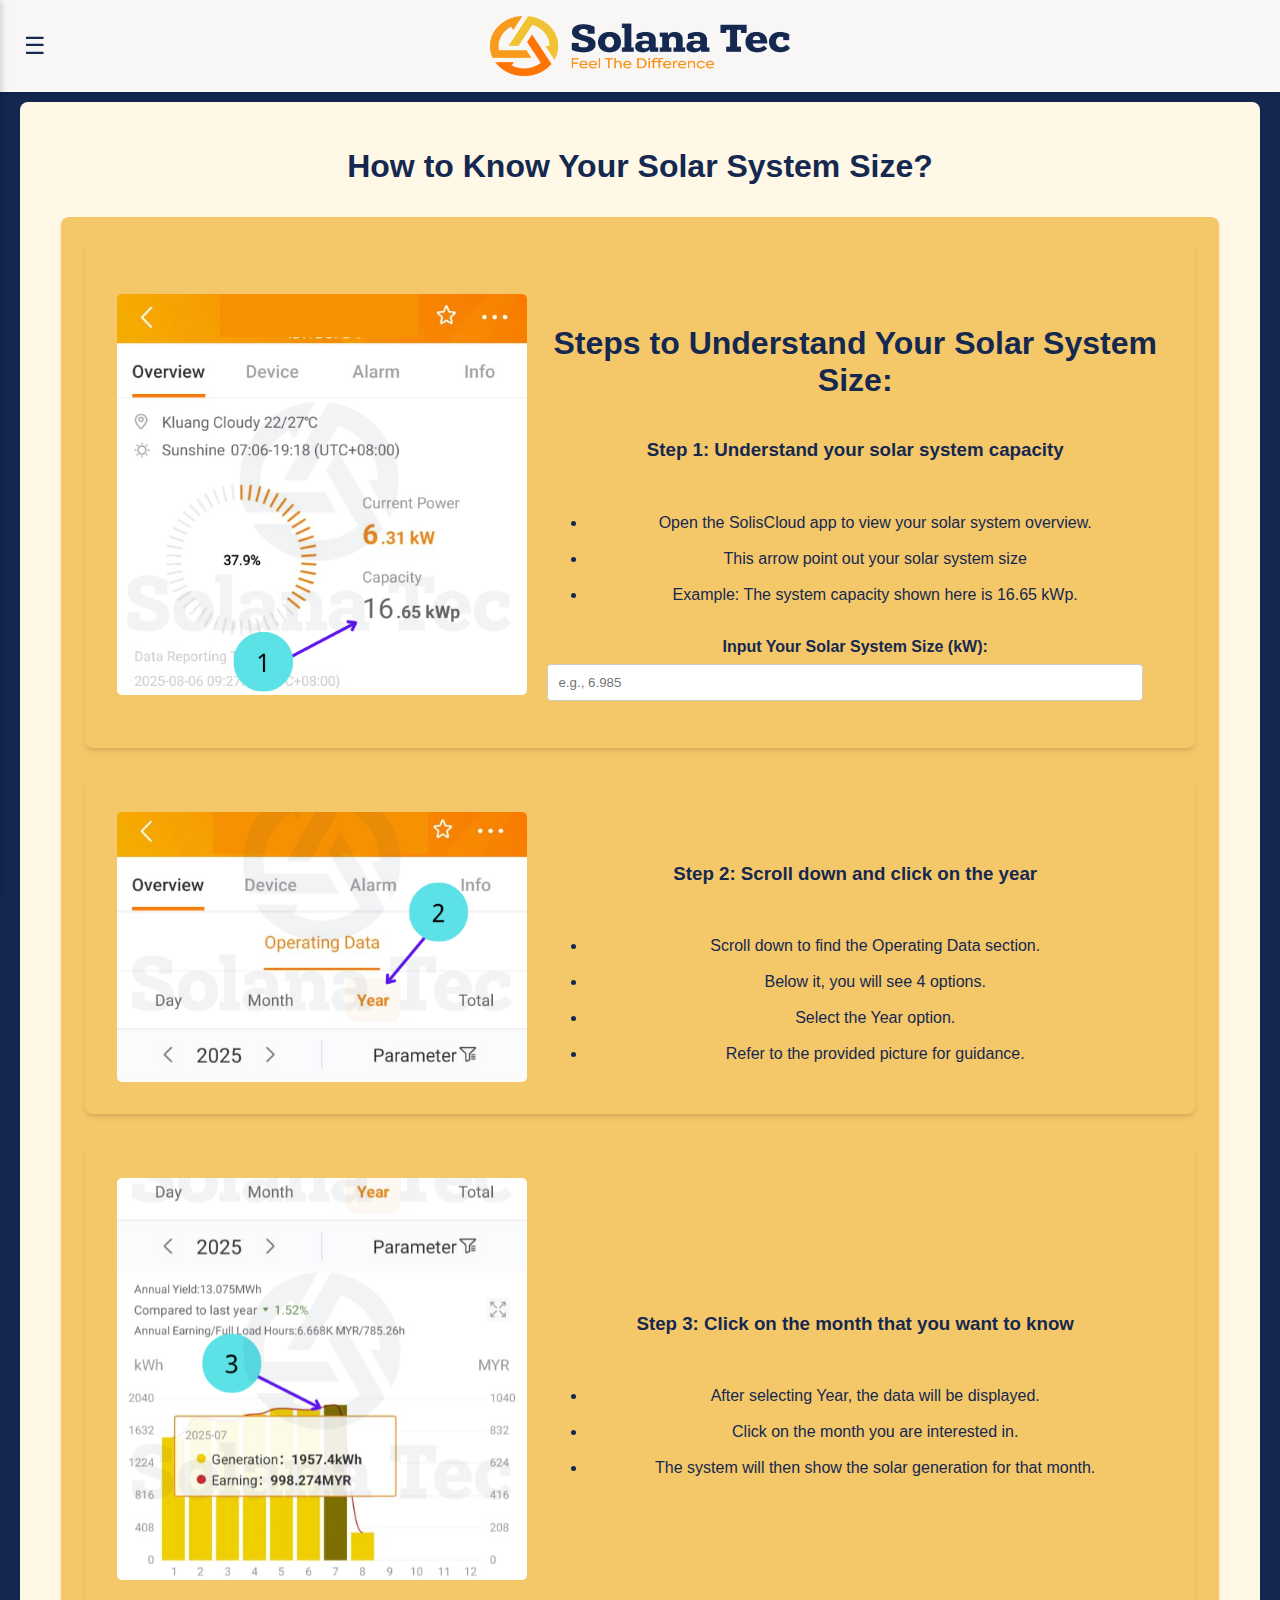
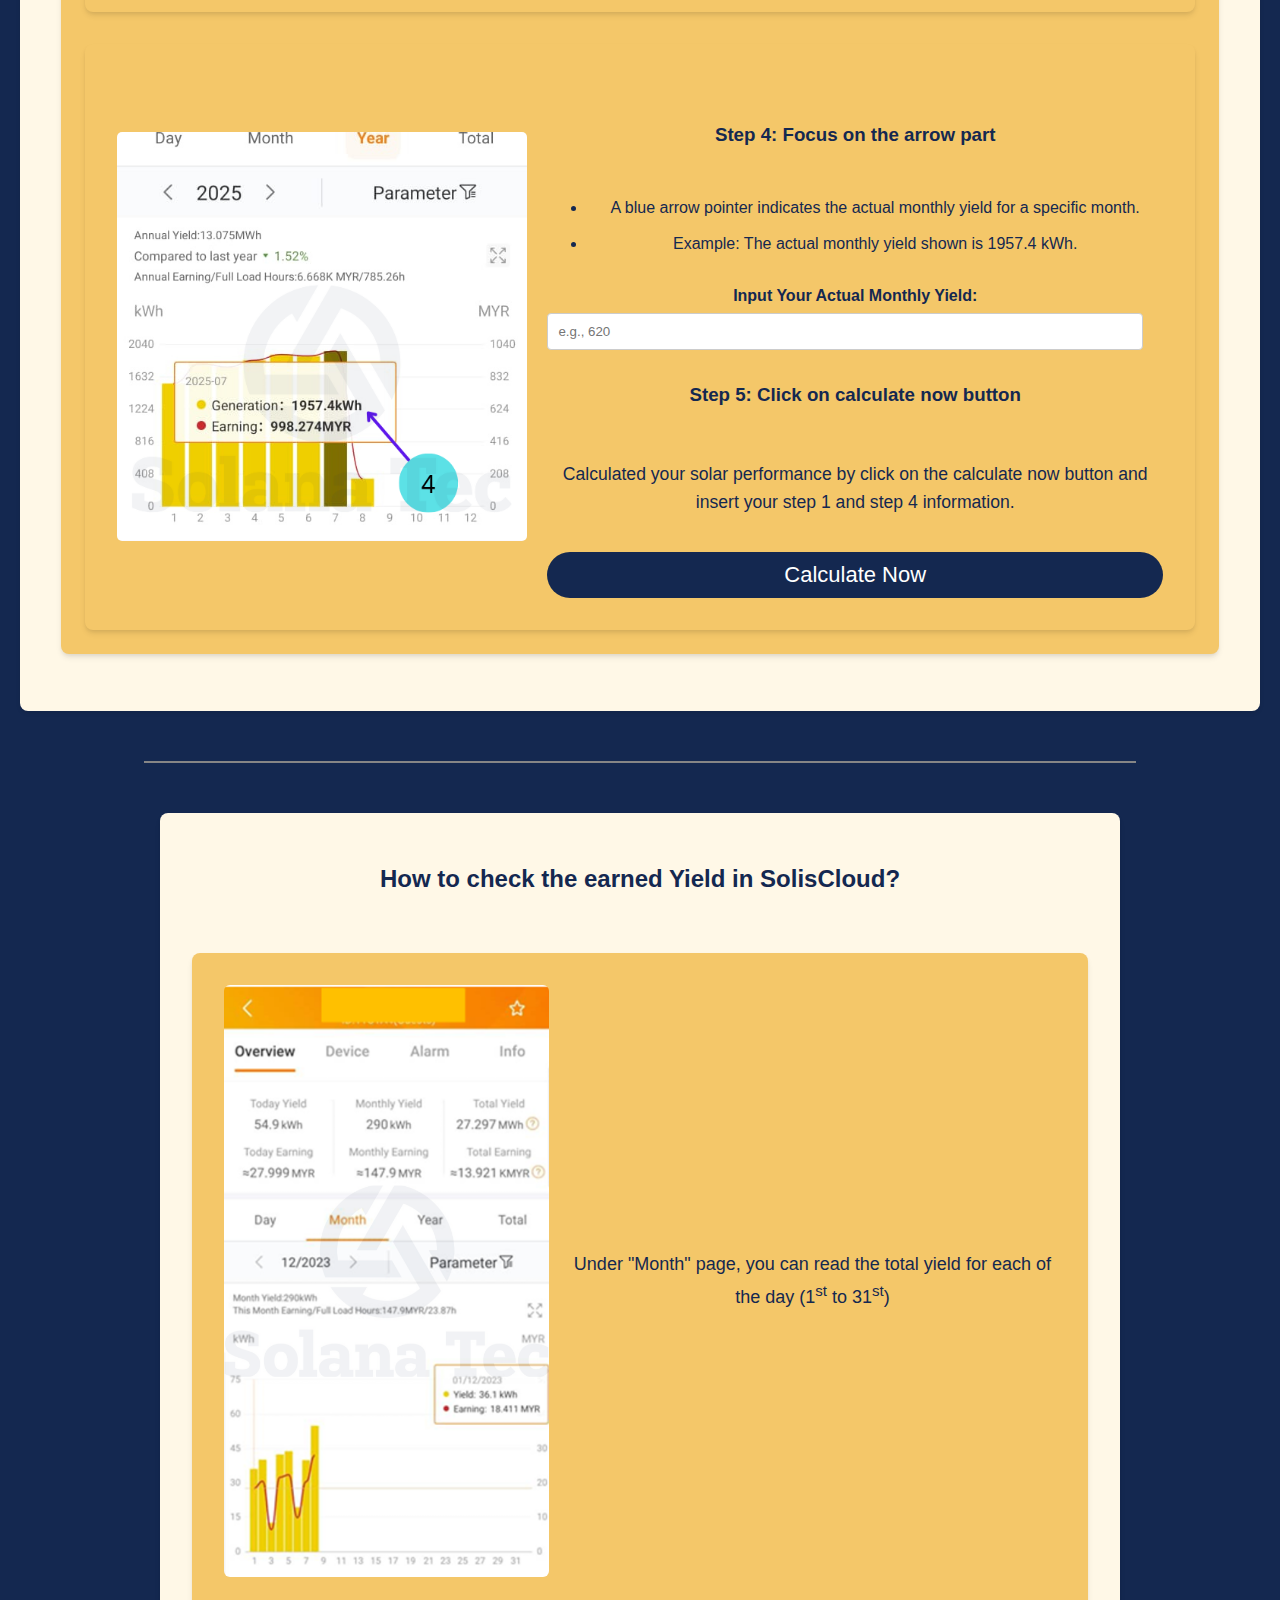
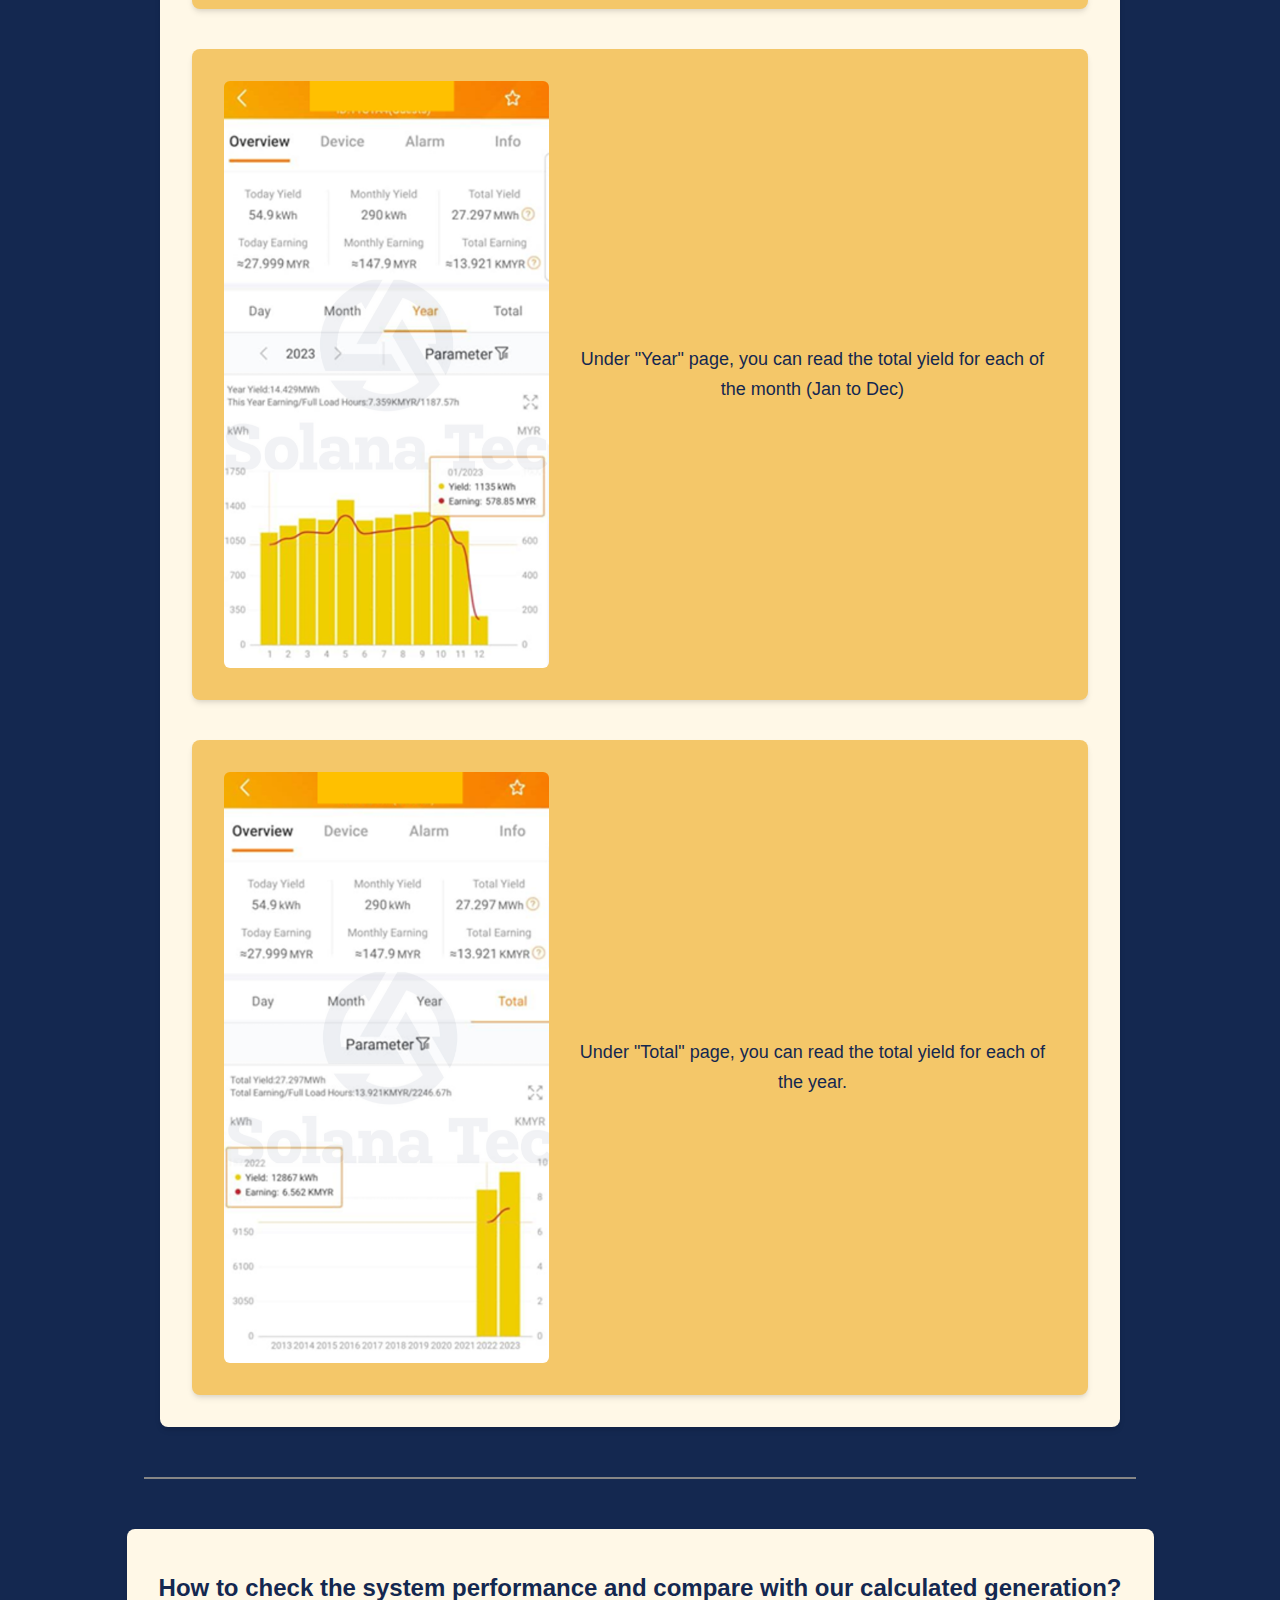
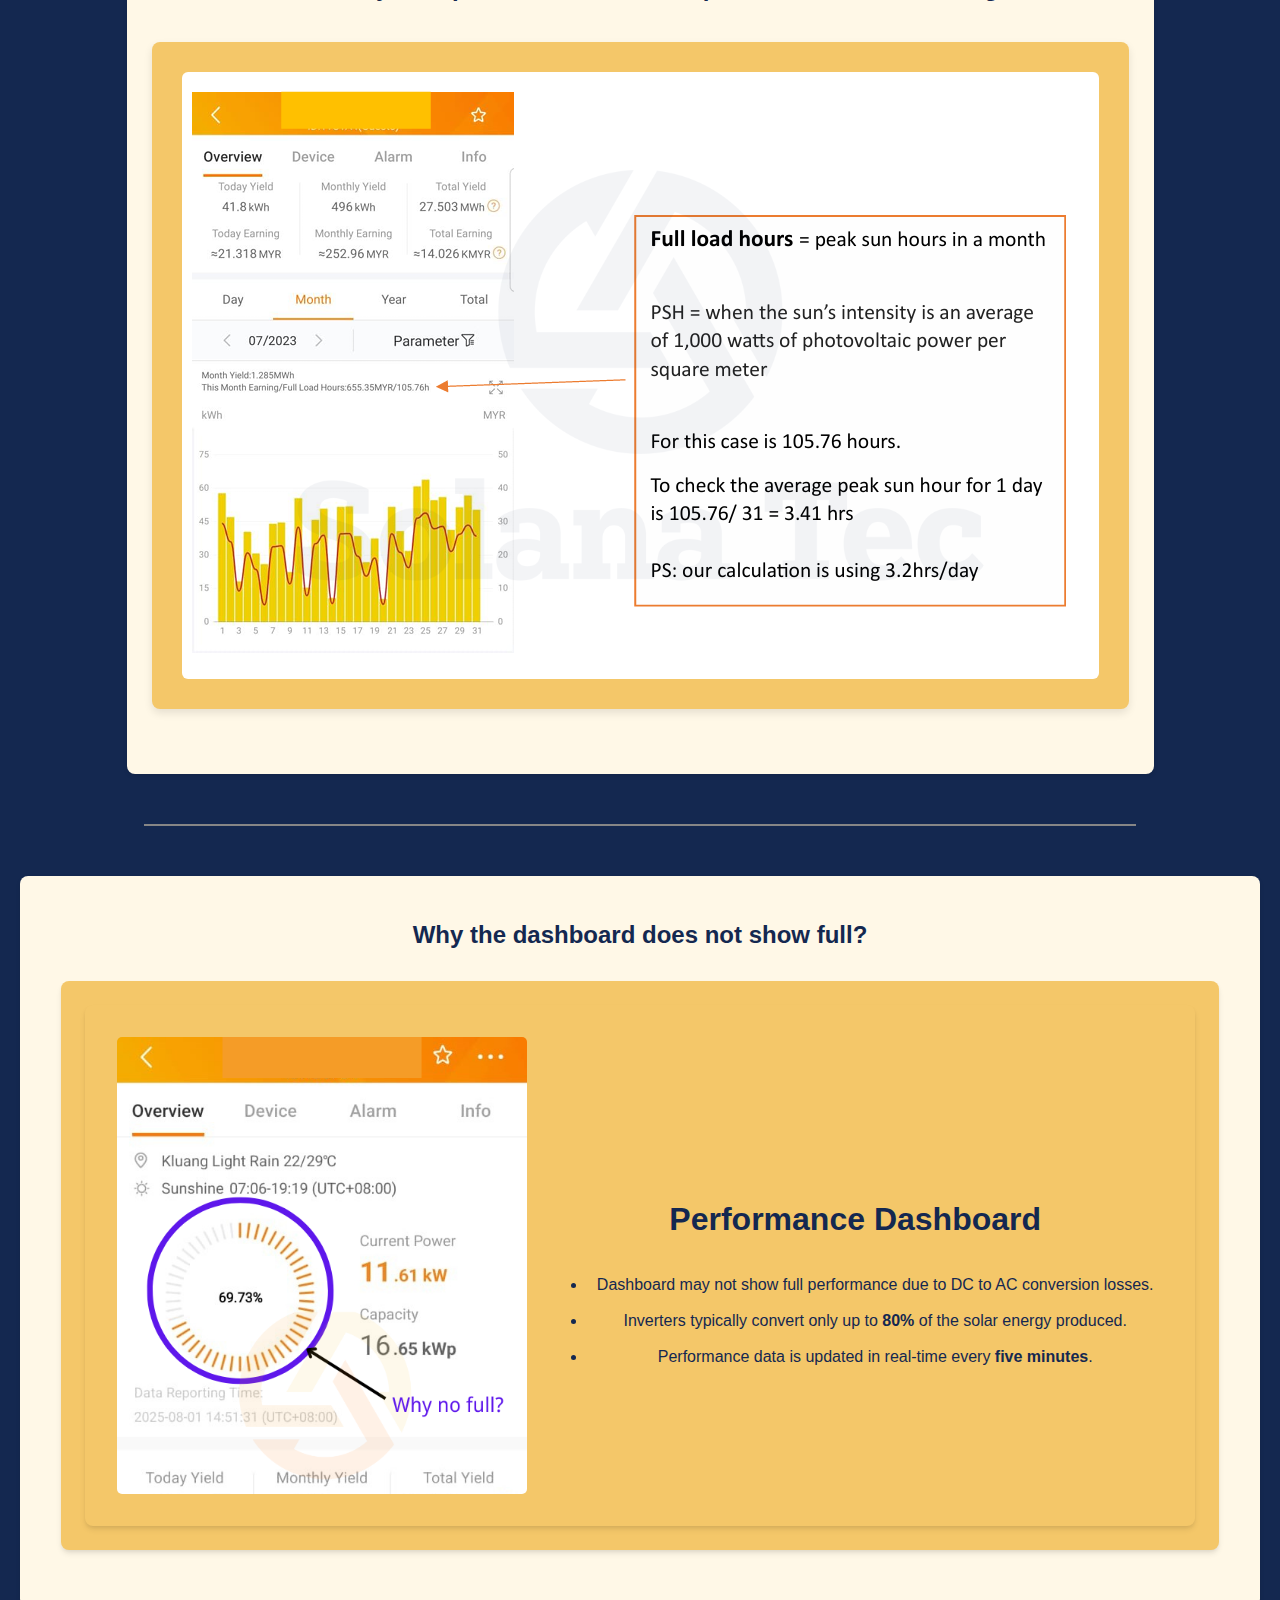
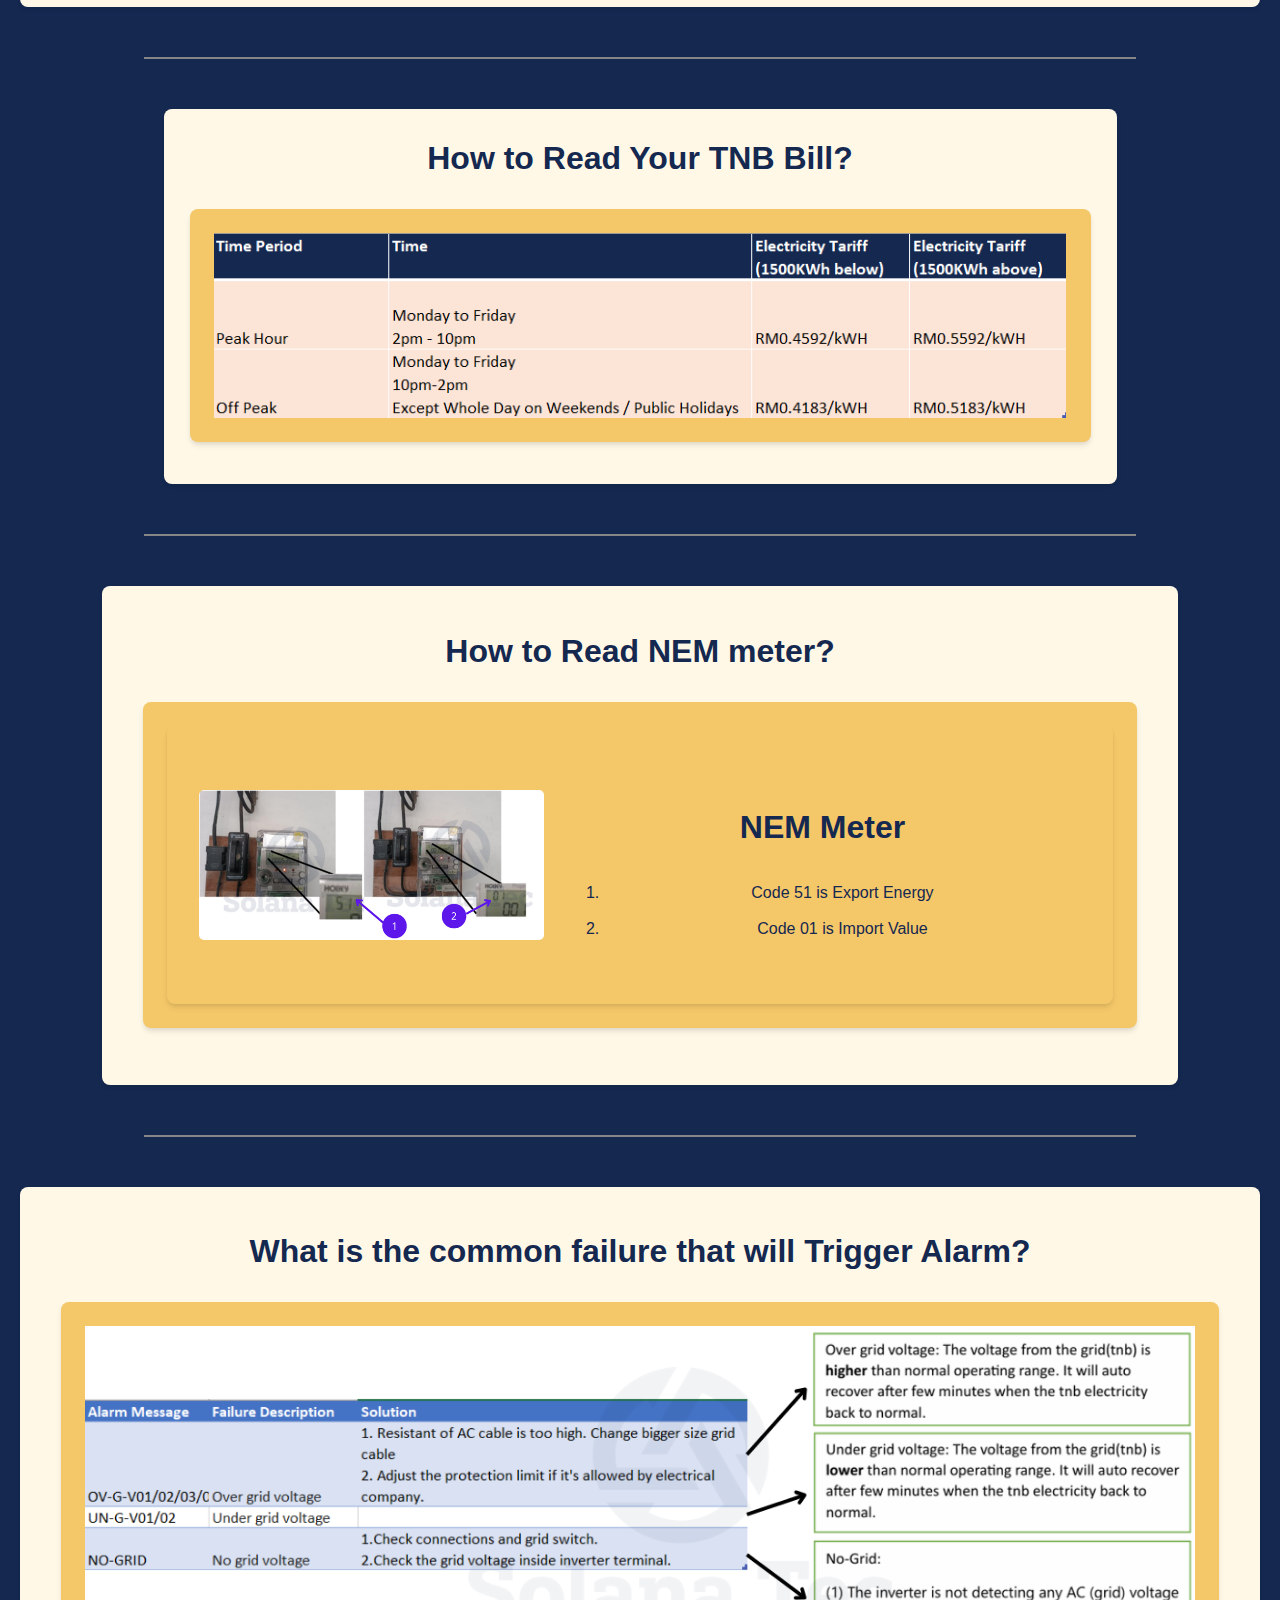
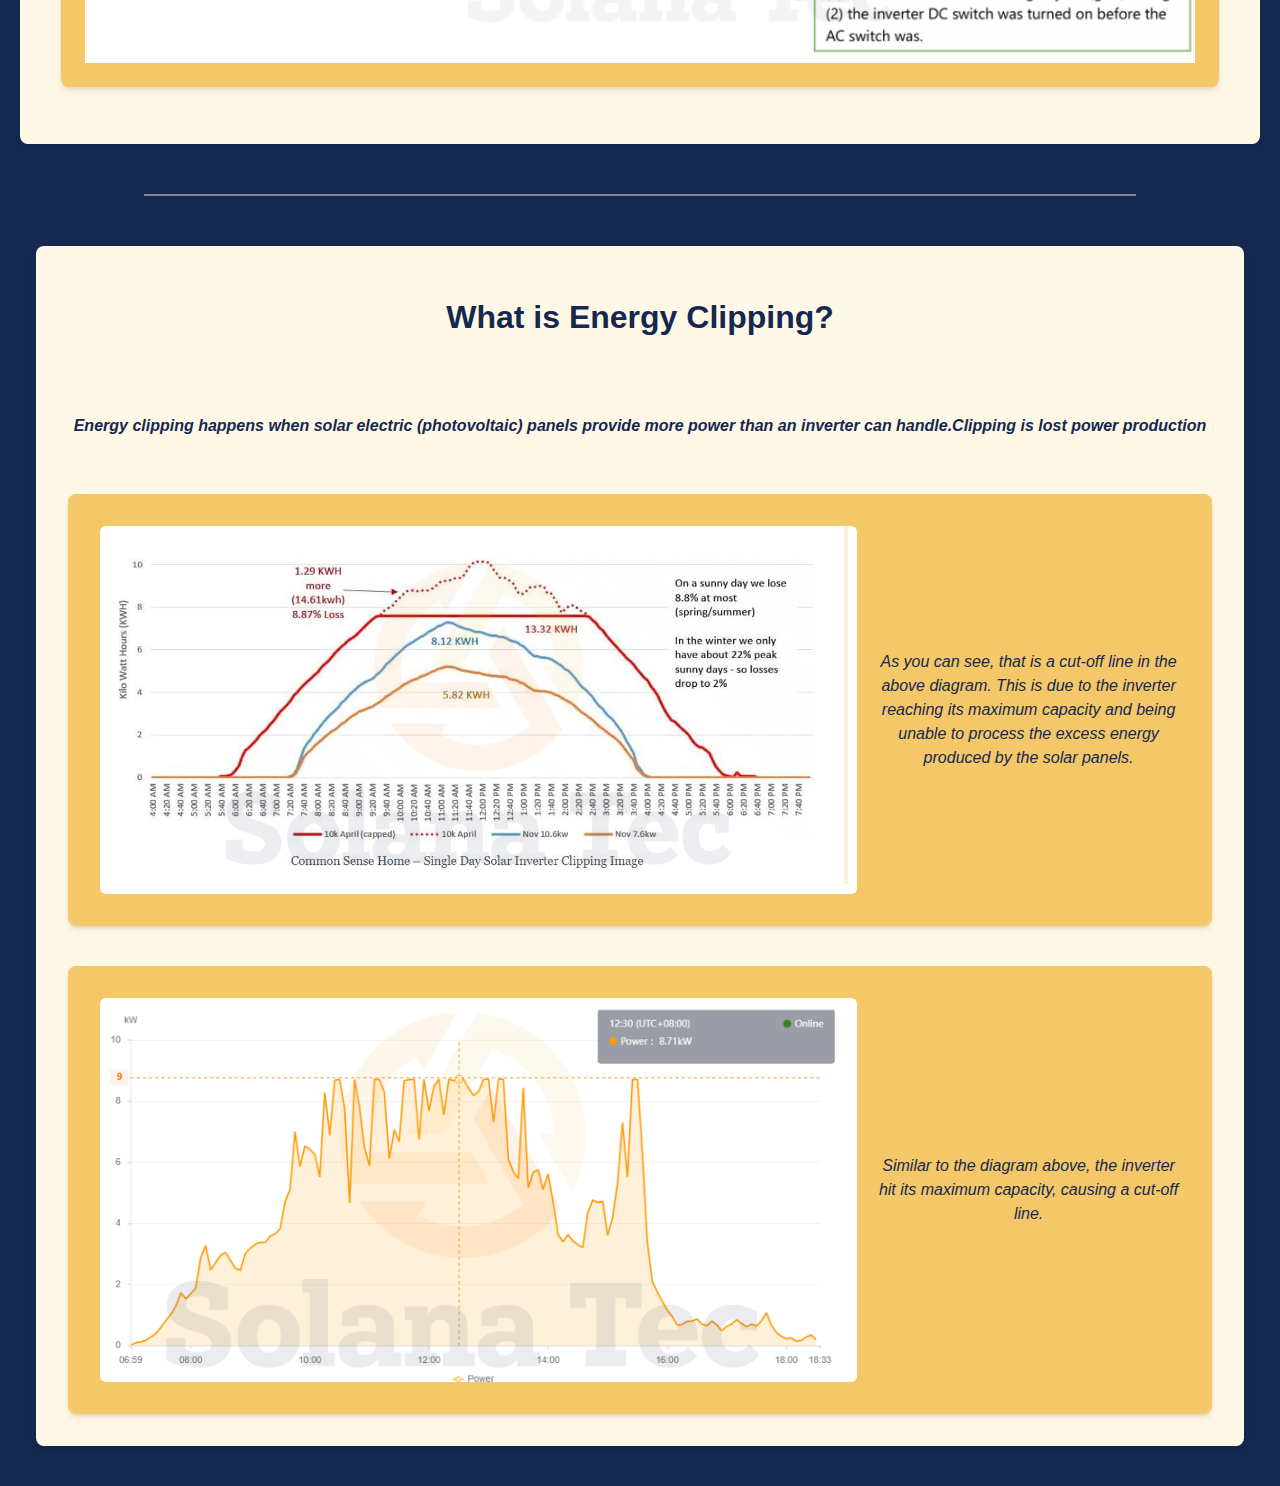
<file: index.html>
<!DOCTYPE html>
<html lang="en">

<head>
    <meta charset="UTF-8">
    <meta name="viewport" content="width=device-width, initial-scale=1.0">
    <link rel="icon" type="image/x-icon" href="Img/tnb read/Company_icon.png">
    <title>Solar Performance Calculator</title>
    <link rel="stylesheet" href="css/layout.css">
    <!-- Inter Font -->
    <link href="https://fonts.googleapis.com/css2?family=Inter:wght@400;500;600;700&display=swap" rel="stylesheet">
    <style>
        /* Apply box-sizing: border-box globally for easier layout management */
        *,
        *::before,
        *::after {
            box-sizing: border-box;
        }

        /* Specific styles for the Energy Clipping section */
        #EnergyClippingView {
            display: flex;
            flex-direction: column;
            align-items: center;
            /* Changed from flex-start to center to center its children horizontally */
            gap: 2.5rem;
            /* Equivalent to gap-10 (10 * 0.25rem = 2.5rem) */
            margin: 2.5rem auto;
            /* Equivalent to my-10 mx-auto */
            max-width: 80rem;
            /* Equivalent to max-w-5xl (80rem = 1280px, 5xl is 1024px, adjusting for better fit) */
            padding: 2rem;
            /* Equivalent to p-8 */
            background-color: #FFF8E7;
            /* Reverted to previous F4C769 */
            border-radius: 0.5rem;
            /* Equivalent to rounded-lg */
            box-shadow: 0 4px 6px -1px rgba(0, 0, 0, 0.1), 0 2px 4px -1px rgba(0, 0, 0, 0.06);
            /* Equivalent to shadow-md */
            width: calc(100% - 2rem);
            /* Ensure it doesn't exceed screen width minus body padding */
        }

        /* Ensure h1 and p text inside EnergyClippingView are centered */
        #EnergyClippingView h1,
        #EnergyClippingView p {
            text-align: center;
            width: 100%;
            /* Make them take full width to center content */
            color: #142850;
            /* Ensure text color is consistent */
        }

        #EnergyClippingView p {
            font-size: 16px;
            line-height: 1.5;
            font-style: italic;
        }


        /* Styles for the inner content wrappers within EnergyClippingView and checkYield */
        .content-wrapper {
            display: flex;
            flex-direction: column;
            /* Stacks vertically by default on small screens */
            align-items: center;
            /* Centers items vertically when stacked */
            gap: 1.25rem;
            /* Equivalent to gap-5 */
            padding: 2rem;
            /* Equivalent to p-8 */
            background-color: #F4C769;
            border-radius: 0.5rem;
            /* Equivalent to rounded-lg */
            box-shadow: 0 4px 6px -1px rgba(0, 0, 0, 0.1), 0 2px 4px -1px rgba(0, 0, 0, 0.06);
            /* Equivalent to shadow-md */
            width: 100%;
            /* Equivalent to w-full */
        }

        /* Styles for the image section within content-wrapper */
        .image-section {
            width: 100%;
            /* Full width on small screens */
        }

        .image-section img {
            width: 100%;
            /* Full width of its container */
            height: auto;
            display: block;
            border-radius: 0.375rem;
            object-fit: cover;
        }

        /* Styles for the text section within content-wrapper */
        .text-section {
            width: 100%;
            /* Full width on small screens */
            display: flex;
            flex-direction: column;
            justify-content: center;
            /* Centers text vertically */
            text-align: center;
            /* Centers text horizontally */
            padding-top: 1rem;
            /* Equivalent to pt-4 */
        }

        .text-section p {
            font-size: 1.125rem;
            /* Equivalent to text-lg */
            line-height: 1.625;
            /* Equivalent to leading-relaxed */
            color: #142850;
            /* Equivalent to text-[#142850] */
        }

        /* Media query for medium screens and larger (md breakpoint in Tailwind is typically 768px) */
        @media (min-width: 768px) {
            .content-wrapper {
                flex-direction: row;
                /* Arranges horizontally on medium screens and up */
                align-items: center;
                /* Centers items vertically when side-by-side */
            }

            .image-section {
                width: 100%;

                /* Occupies 60% width on medium screens and up by default */
            }

            .text-section {
                width: 40%;
                /* Occupies 40% width on medium screens and up by default */
                padding-top: 0;
                /* Remove top padding when side-by-side */
            }

            /* Specific rules for #checkYield to make images smaller */
            #checkYield .image-section {
                width: 40%;
                /* Make image smaller (40% width) */
            }

            #checkYield .text-section {
                width: 60%;
                /* Make text larger (60% width) to compensate */
            }
        }

        /* Styles for #checkYield to match EnergyClippingView's outer container */
        #checkYield {
            display: flex;
            flex-direction: column;
            align-items: center;
            gap: 2.5rem;
            /* Matches gap-10 */
            margin: 2.5rem auto;
            /* Matches my-10 mx-auto */
            max-width: 60rem;
            /* As per your specific request for checkYield */
            padding: 2rem;
            /* Matches p-8 */
            background-color: #FFF8E7;
            /* Matches EnergyClippingView's background */
            border-radius: 0.5rem;
            /* Matches rounded-lg */
            box-shadow: 0 4px 6px -1px rgba(0, 0, 0, 0.1), 0 2px 4px -1px rgba(0, 0, 0, 0.06);
            /* Matches shadow-md */
            width: calc(100% - 2rem);
            /* Ensures it doesn't exceed screen width minus body padding */
            scroll-margin-top: 160px;
            /* Keep existing scroll-margin-top from container_tech */
        }

        /* Ensure h2 text inside #checkYield is centered */
        #checkYield h2 {
            text-align: center;
            width: 100%;
            /* Make it take full width to center content */
            color: #142850;
            /* Ensure text color is consistent */
        }

        /* General container_tech styling (from your layout.css) */
        .container_tech {
            max-width: fit-content;
            /* This might conflict, but the specific #EnergyClippingView and #checkYield styles override it */
            margin: 0 auto;
            background-color: #FFF8E7;
            padding: 25px;
            scroll-margin-top: 160px;
            border-radius: 8px;
            box-shadow: 0 2px 4px rgba(0, 0, 0, 0.1);
        }

        /* Ensure .flex-section also uses consistent image/text sizing */
        .flex-section {
            display: flex;
            flex-direction: column;
            align-items: center;
            gap: 2rem;
            margin: 2rem auto;
            max-width: 80rem;
            padding: 1.5rem;
            background-color: #F4C769;
            border-radius: 0.5rem;
            box-shadow: 0 4px 6px -1px rgba(0, 0, 0, 0.1), 0 2px 4px -1px rgba(0, 0, 0, 0.06);
            width: calc(100% - 2rem);
        }

        .flex-section .image-section {
            flex: 1;
            max-width: 50%;
            /* Default image size for flex-section */
        }

        .flex-section .text-section {
            flex: 1.5;
            display: flex;
            flex-direction: column;
            justify-content: center;
            padding-top: 30px;
        }

        /* Popup Styles */
        .popup-overlay {
            position: fixed;
            top: 0;
            left: 0;
            width: 100%;
            height: 100%;
            background-color: rgba(0, 0, 0, 0.6);
            display: flex;
            justify-content: center;
            align-items: center;
            z-index: 1000;
            visibility: hidden;
            opacity: 0;
            transition: opacity 0.3s ease, visibility 0.3s ease;
        }

        .popup-container {
            background-color: #FFF8E7;
            border: 2px solid #F89B1C;
            border-radius: 8px;
            padding: 25px;
            max-width: 600px;
            /* Increased max-width for more space */
            width: 90%;
            /* Responsive width */
            box-shadow: 0 2px 8px rgba(0, 0, 0, 0.08);
            position: relative;
            transform: scale(0.9);
            /* Slightly scale down when hidden */
            transition: transform 0.3s ease;
            max-height: 90vh;
            /* Set max height to 90% of viewport height */
            overflow-y: auto;
            /* Enable vertical scrolling */
        }

        .popup-overlay.active {
            visibility: visible;
            opacity: 1;
        }

        .popup-overlay.active .popup-container {
            transform: scale(1);
            /* Scale up when active */
        }

        .popup-close-btn {
            position: absolute;
            top: 10px;
            right: 15px;
            background: none;
            border: none;
            font-size: 1.5rem;
            cursor: pointer;
            color: #142850;
        }

        /* Styles for the input section inside the popup */
        #monthlyYieldCalculator label {
            color: #142850;
            font-weight: bold;
        }

        #monthlyYieldCalculator input[type="number"],
        #monthlyYieldCalculator select {
            width: 100%;
            margin-bottom: 15px;
            padding: 10px;
            border: 1px solid #FF9100;
            border-radius: 4px;
            box-sizing: border-box;
        }

        #monthlyYieldCalculator button {
            background-color: #C58E58;
            color: white;
            padding: 12px 20px;
            border: none;
            border-radius: 4px;
            cursor: pointer;
            font-size: 16px;
            width: 100%;
            margin-top: 10px;
        }

        #monthlyYieldCalculator button:hover {
            background-color: #7D4A28;
        }

        #monthlyYieldCalculator .error {
            color: red;
            font-weight: bold;
            text-align: center;
            margin-top: 10px;
        }

        #monthlyYieldCalculator .output-section {
            margin-top: 20px;
            background: #F4C769;
            border-radius: 4px;
            padding: 15px;
            font-size: 1.1em;
        }
    </style>
</head>

<body>

    <!-- Top header menu -->
    <header class="header">
        <button id="openSidebarBtn" class="hamburger-btn">☰</button>

        <a href="#home" class="logo-and-title">
            <img src="Img/tnb read/Solana Tec final logos-13.png" alt="Solana Tec Logo" class="logo"
                onerror="this.onerror=null; this.src='https://placehold.co/40x40/FF7505/142850?text=L';">
        </a>
    </header>

    <aside id="mySidebar" class="sidebar">
        <button id="closeSidebarBtn" class="sidebar-close-btn">✕</button>

        <a href="#home" class="logo-and-title">
            <img src="Img/tnb read/Solana Tec final logos-22.png" alt="Solana Tec Logo" class="logo"
                onerror="this.onerror=null; this.src='https://placehold.co/128x128/FF7505/142850?text=Logo';">
        </a>

        <nav>
            <a href="#readSystemSize" onclick="w3_close()">How to know Solar System Size?</a>
            <a href="#monthlyYieldCalculator" onclick="w3_close()">Solar Performance Calculator</a>
            <a href="#checkYield" onclick="w3_close()">Check Solar Yield</a>
            <a href="#checkFLH" onclick="w3_close()">Full Load Hour</a>
            <a href="#tnbBillRead" onclick="w3_close()">Performance Dashboard Overview</a>
            <a href="#tnbBillRead" onclick="w3_close()">How to read My TNB Bill?</a>
            <a href="#nemRead" onclick="w3_close()">NEM meter</a>
            <a href="#TriggerAlarm" onclick="w3_close()">Common Failure</a>
            <a href="#EnergyClippingview" onclick="w3_close()">Energy Clipping</a>
        </nav>
    </aside>

    <div id="myOverlay" class="overlay" onclick="w3_close()"></div>

    <hr class="section-divider">
    <!-- Main content area -->
    <div id="readSystemSize" class="container_tech ">
        <h1>How to Know Your Solar System Size?</h1>



        <div class="flex-section">
            <div class="content-wrapper">
                <div class="image-section">
                    <img src="Img/tnb read/cal1.png" alt="Monthly Yield from SolisCloud">
                </div>
                <div class="text-section">
                    <h1>Steps to Understand Your Solar System Size:</h1>
                    <h3>Step 1: Understand your solar system capacity</h3><br>
                    <ul>
                        <li>Open the SolisCloud app to view your solar system overview.</li><br>

                        <li>This arrow point out your solar system size</li><br>

                        <li>Example: The system capacity shown here is 16.65 kWp. </li><br>

                    </ul>
                    <label for="solarSizeInput">Input Your Solar System Size (kW):</label>
                    <input type="number" id="solarSizeInput" placeholder="e.g., 6.985" step="0.01">
                </div>
            </div>

            <div class="content-wrapper">
                <div class="image-section">
                    <img src="Img/tnb read/cal2.png" alt="Monthly Yield from SolisCloud">
                </div>
                <div class="text-section">

                    <h3>Step 2: Scroll down and click on the year</h3><br>
                    <ul>
                        <li>Scroll down to find the Operating Data section.</li><br>
                        <li>Below it, you will see 4 options.</li><br>
                        <li>Select the Year option.</li><br>
                        <li>Refer to the provided picture for guidance.</li>
                    </ul>


                </div>
            </div>

            <div class="content-wrapper">
                <div class="image-section">
                    <img src="Img/tnb read/cal3.png" alt="Monthly Yield from SolisCloud">
                </div>
                <div class="text-section">

                    <h3>Step 3: Click on the month that you want to know</h3><br>
                    <ul>
                        <li>After selecting Year, the data will be displayed.</li><br>
                        <li>Click on the month you are interested in.</li><br>
                        <li>The system will then show the solar generation for that month.</li>
                    </ul>
                </div>
            </div>

            <div class="content-wrapper">
                <div class="image-section">
                    <img src="Img/tnb read/cal4.png" alt="Monthly Yield from SolisCloud">
                </div>
                <div class="text-section">

                    <h3>Step 4: Focus on the arrow part</h3><br>
                    <ul>
                        <li>A blue arrow pointer indicates the actual monthly yield for a specific month.</li><br>
                        <li>Example: The actual monthly yield shown is 1957.4 kWh.</li><br>
                    </ul>
                    <label for="actualYieldInput">Input Your Actual Monthly Yield:</label>
                    <input type="number" id="actualYieldInput" placeholder="e.g., 620" step="0.01">

                    <h3>Step 5: Click on calculate now button</h3><br>
                    <p>
                        Calculated your solar performance by click on the
                        calculate now button and insert your step 1 and step 4 information.
                    </p><br>

                    <!-- Changed onclick to openPopup() to trigger the new popup -->
                    <button type="submit" class="btnCalculate" onclick="openMonthlyYieldCalculatorPopup()">Calculate
                        Now</button>
                </div>
            </div>

        </div>
    </div>
    <hr class="section-divider">

    <!-- Popup structure for Monthly Yield Calculator -->
    <div id="monthlyYieldCalculatorPopup" class="popup-overlay">
        <div class="popup-container">
            <button class="popup-close-btn" onclick="closeMonthlyYieldCalculatorPopup()">✕</button>
            <div id="monthlyYieldCalculator" class="input-section">
                <h2>Solar Performance</h2>

                <label for="unitSelect">Select Unit:</label>
                <select id="unitSelect">
                    <option value="kWh">kWh</option>
                    <option value="MWh">MWh</option>
                </select>

                <label for="areaSelect">Choose Area:</label>
                <select id="areaSelect">
                    <option value="0">JB</option>
                    <option value="1">Austin/Tebrau/Setia Tropika</option>
                    <option value="2">Kluang/Batu Pahat</option>
                    <option value="3">Muar/Malacca</option>
                    <option value="4">KL/Selangor</option>
                </select>

                <button onclick="calculateMonthlyYield()">Calculate Monthly Yield</button>

                <div id="monthlyYieldError" class="error"></div>
                <div id="monthlyYieldOutput"></div>
            </div>
        </div>
    </div>
    <!-- End of Popup structure -->

    <div id="checkYield" class="container_tech">

        <h2>How to check the earned Yield in SolisCloud?</h2>
        <!-- Changed structure to use content-wrapper, image-section, text-section -->
        <div class="content-wrapper">
            <div class="image-section">
                <img src="Img/tnb read/app-31.png" alt="Monthly Yield from SolisCloud1"
                    onerror="this.onerror=null;this.src='https://placehold.co/600x400/F4C769/FFFFFF?text=Image+Not+Found';">
            </div>
            <div class="text-section">
                <p>
                    Under "Month" page, you can read the total yield for each of the day (1<sup>st</sup> to
                    31<sup>st</sup>)
                </p>
            </div>
        </div>
        <div class="content-wrapper">
            <div class="image-section">
                <img src="Img/tnb read/app-32.png" alt="Monthly Yield from SolisCloud2"
                    onerror="this.onerror=null;this.src='https://placehold.co/600x400/F4C769/FFFFFF?text=Image+Not+Found';">
            </div>
            <div class="text-section">
                <p>Under "Year" page, you can read the total yield for each of the month (Jan to Dec)</p>
            </div>
        </div>
        <div class="content-wrapper">
            <div class="image-section">
                <img src="Img/tnb read/app-33.png" alt="Monthly Yield from SolisCloud3"
                    onerror="this.onerror=null;this.src='https://placehold.co/600x400/F4C769/FFFFFF?text=Image+Not+Found';">
            </div>
            <div class="text-section">
                <p>Under "Total" page, you can read the total yield for each of the year.</p>
            </div>
        </div>
    </div>

    <hr class="section-divider">


    <div id="checkFLH" class="container_tech">

        <h2>How to check the system performance and compare with our calculated generation?</h2>
        <div class="show-section">

            <div class="image-section">
                <img src="Img/tnb read/app-5.png" alt="Monthly Yield from SolisCloud">
            </div>
        </div>

    </div>

    <hr class="section-divider">

    <div id="checkFLH" class="container_tech">
        <h2>Why the dashboard does not show full?</h2>
        <div class="flex-section">
            <div class='content-wrapper'>
                <div class="image-section">
                    <img src="Img/tnb read/performance.png" alt="SolisCloud Performance">
                </div>
                <div class="text-section">
                    <h1>Performance Dashboard</h1>
                    <ul>
                        <li>Dashboard may not show full performance due to DC to AC conversion losses.</li><br>
                        <li>Inverters typically convert only up to <strong>80%</strong> of the solar energy produced.
                        </li>
                        <br>
                        <li>Performance data is updated in real-time every <strong>five minutes</strong>.</li>
                    </ul>
                </div>
            </div>
        </div>
    </div>


    <hr class="section-divider">


    <div id="tnbBillRead" class="container_tech">
        <h1>How to Read Your TNB Bill?</h1>

        <div id="tnbBill1" class="flex-section">
            <div class="image-caption-col">
                <img src="Img/tnb read/TNB Table.png" alt="TNB Bill Overview 1">
            </div>
        </div>
    </div>

    <hr class="section-divider">

    <div id="nemRead" class="container_tech">
        <h1>How to Read NEM meter?</h1>

        <div id="nemview" class="flex-section">
            <div class="content-wrapper">
                <div class="image-section">
                    <img src="Img/tnb read/NEMmeterRead.png" alt="NEM meter view">
                </div>
                <div class="text-section">
                    <h1>NEM Meter</h1>
                    <ol>
                        <li>Code 51 is Export Energy</li><br>
                        <li>Code 01 is Import Value</li><br>
                    </ol>
                </div>
            </div>
        </div>
    </div>

    <hr class="section-divider">

    <div id="TriggerAlarm" class="container_tech">
        <h1>What is the common failure that will Trigger Alarm?</h1>

        <div id="TriggerAlarmView" class="flex-section">
            <div class="image-caption-col">
                <img src="Img/tnb read/TriggerAlarm.png" alt="NEM meter view">
            </div>
        </div>
    </div>

    <hr class="section-divider">

    <div class="container_tech" id="EnergyClippingView">
        <h1>What is Energy Clipping?</h1>
        <p><strong>
                Energy clipping happens when solar electric (photovoltaic) panels provide more power than an
                inverter can handle.Clipping is lost power production
            </strong></p>
        <!-- First Energy Clipping Section -->
        <div class="content-wrapper">
            <div class="image-section">
                <img src="Img/tnb read/energyClipping.png" alt="Energy clipping diagram 1"
                    onerror="this.onerror=null;this.src='https://placehold.co/600x400/F4C769/FFFFFF?text=Image+Not+Found';">
            </div>
            <div class="text-section">
                <p>
                    As you can see, that is a cut-off line in the above diagram. This is due to the inverter reaching
                    its maximum capacity and being unable to process the excess energy produced by the solar panels.
                </p>
            </div>
        </div>

        <!-- Second Energy Clipping Section -->
        <div class="content-wrapper">
            <div class="image-section">
                <img src="Img/tnb read/energyClipping2.png" alt="Energy clipping diagram 2"
                    onerror="this.onerror=null;this.src='https://placehold.co/600x400/F4C769/FFFFFF?text=Image+Not+Found';">
            </div>
            <div class="text-section">
                <p>
                    Similar to the diagram above, the inverter hit its maximum capacity, causing a cut-off line.
                </p>
            </div>
        </div>

    </div>


    <button onclick="scrollToTop()" id="backToTopBtn" title="Back to Top">
        <svg xmlns="http://www.w3.org/2000/svg" width="24" height="24" viewBox="0 0 24 24" fill="none"
            stroke="currentColor" stroke-width="2" stroke-linecap="round" stroke-linejoin="round">
            <path d="M12 19V5M5 12l7-7 7 7" />
        </svg>
    </button>


    <script src="js/popup.js"></script>
    <script src="js/menu.js"></script>
    <script src="js/performance.js"></script>
    <script src="js/backToTop.js"></script>
</body>

</html>
</file>
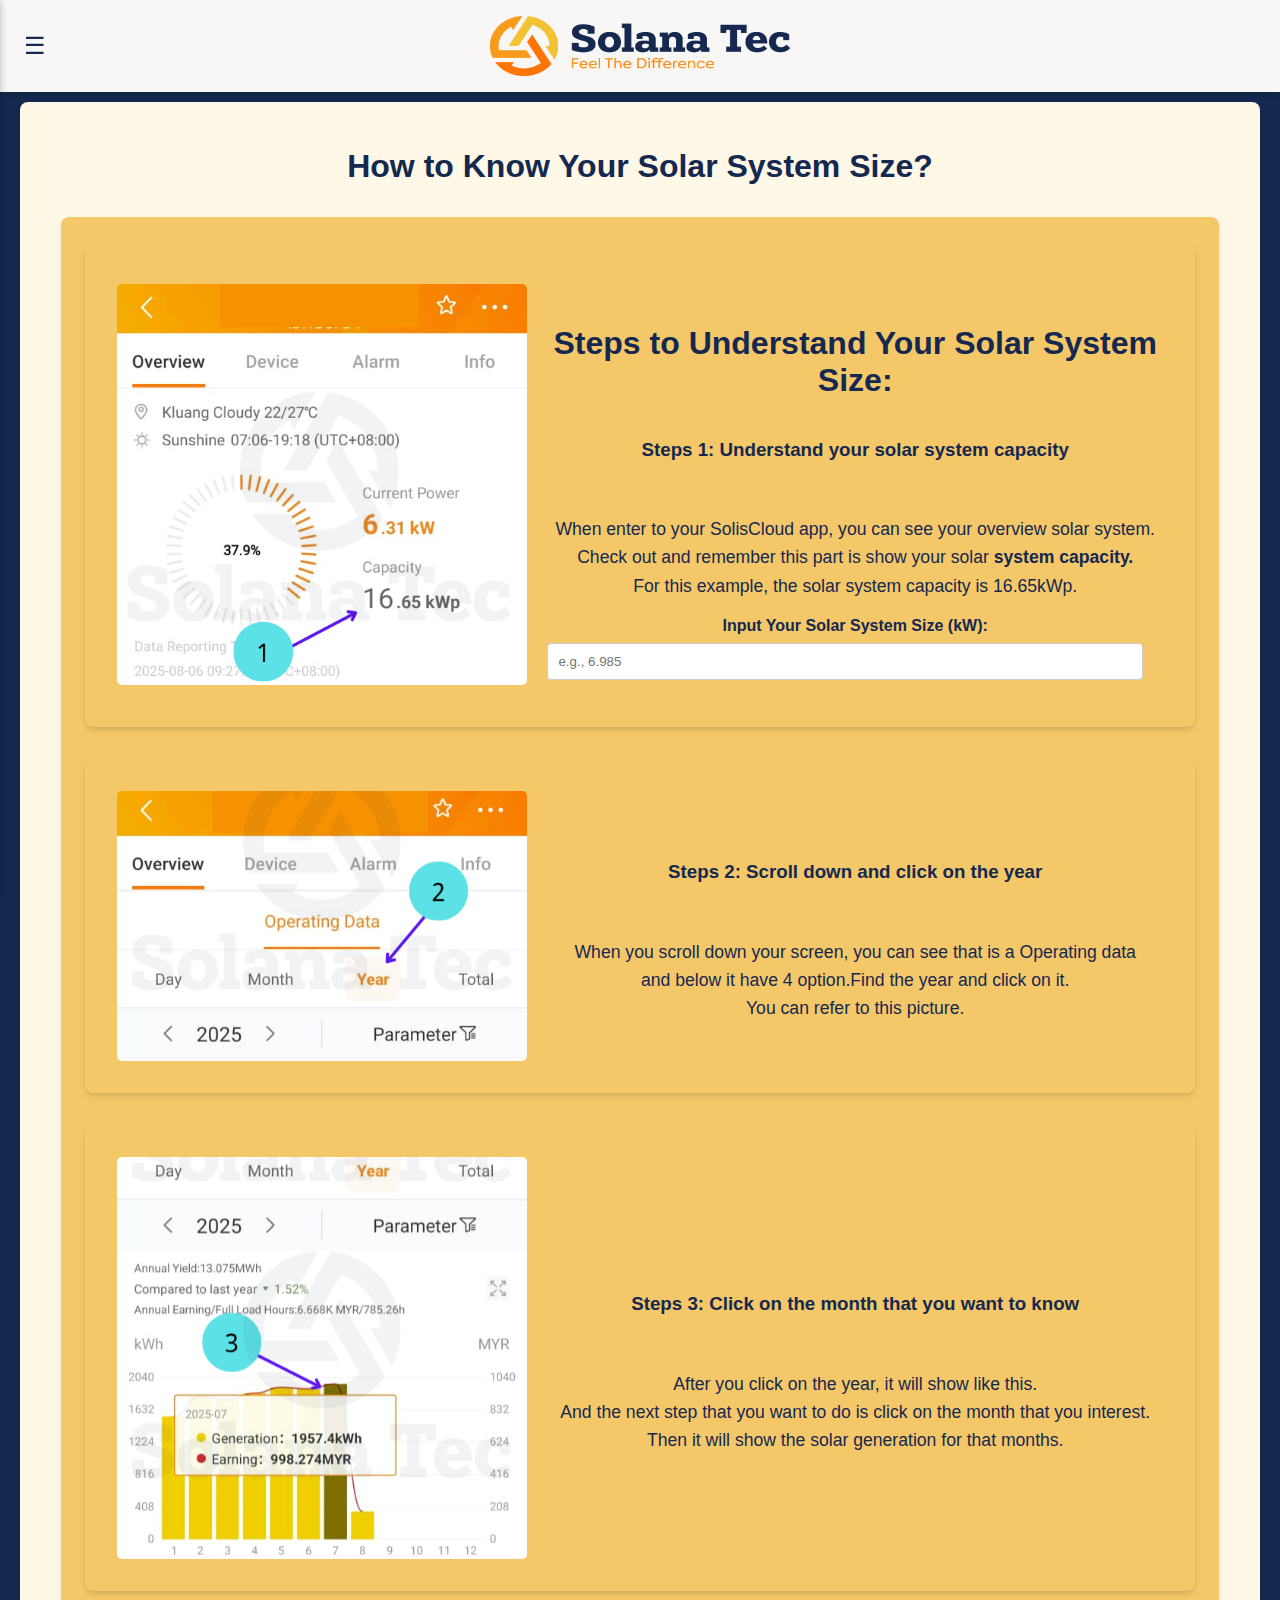
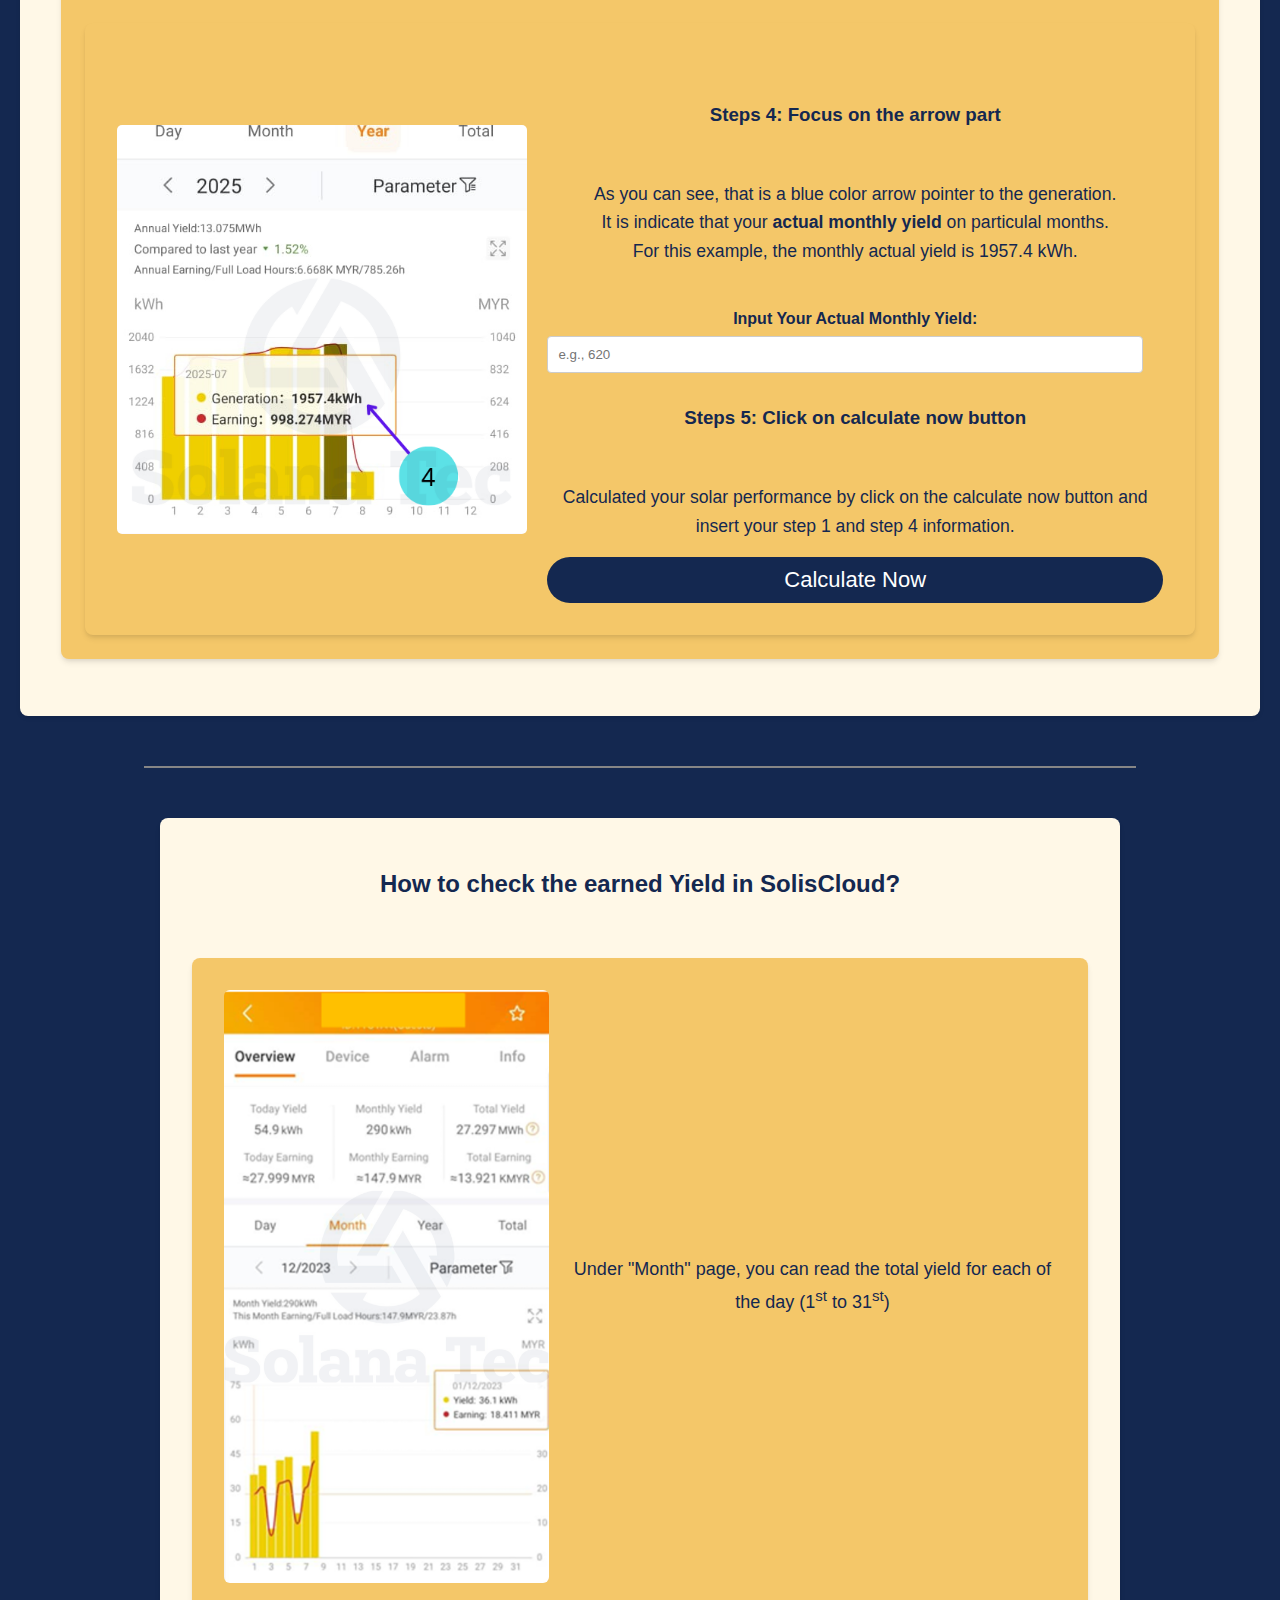
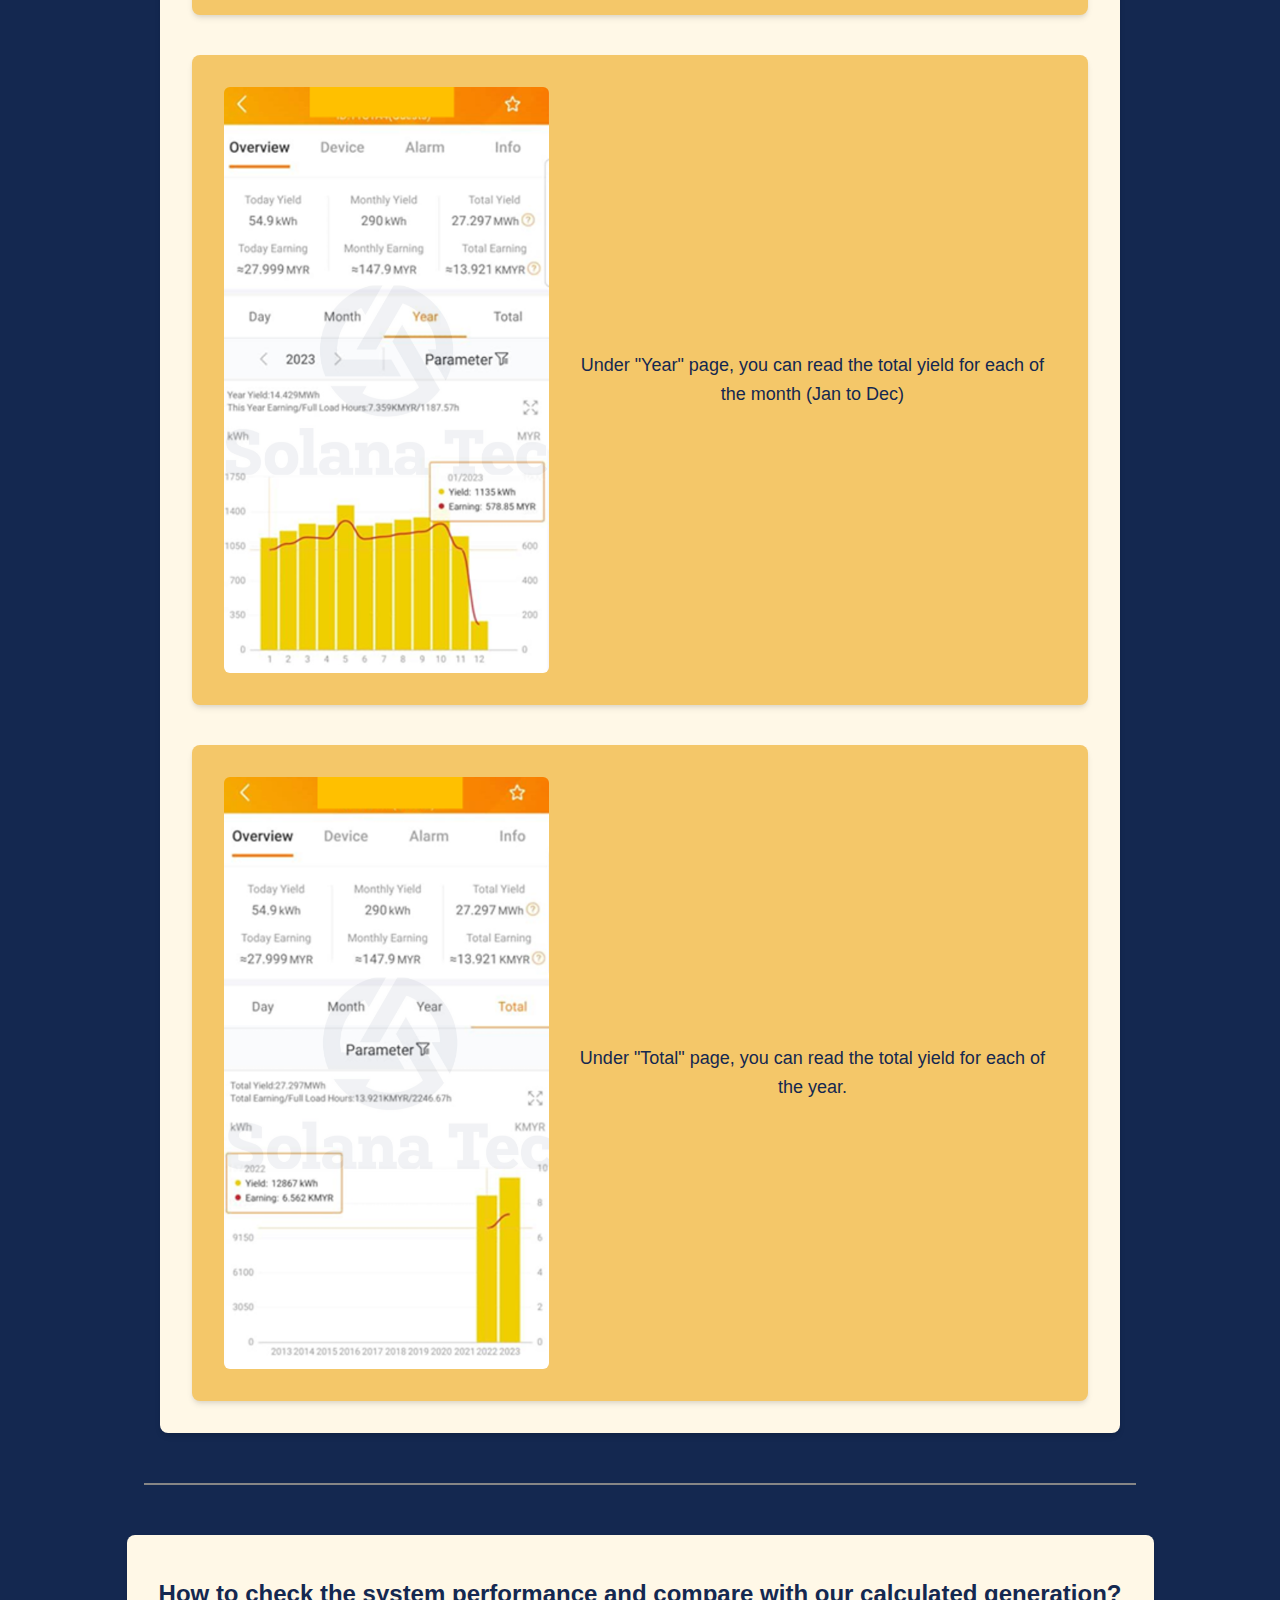
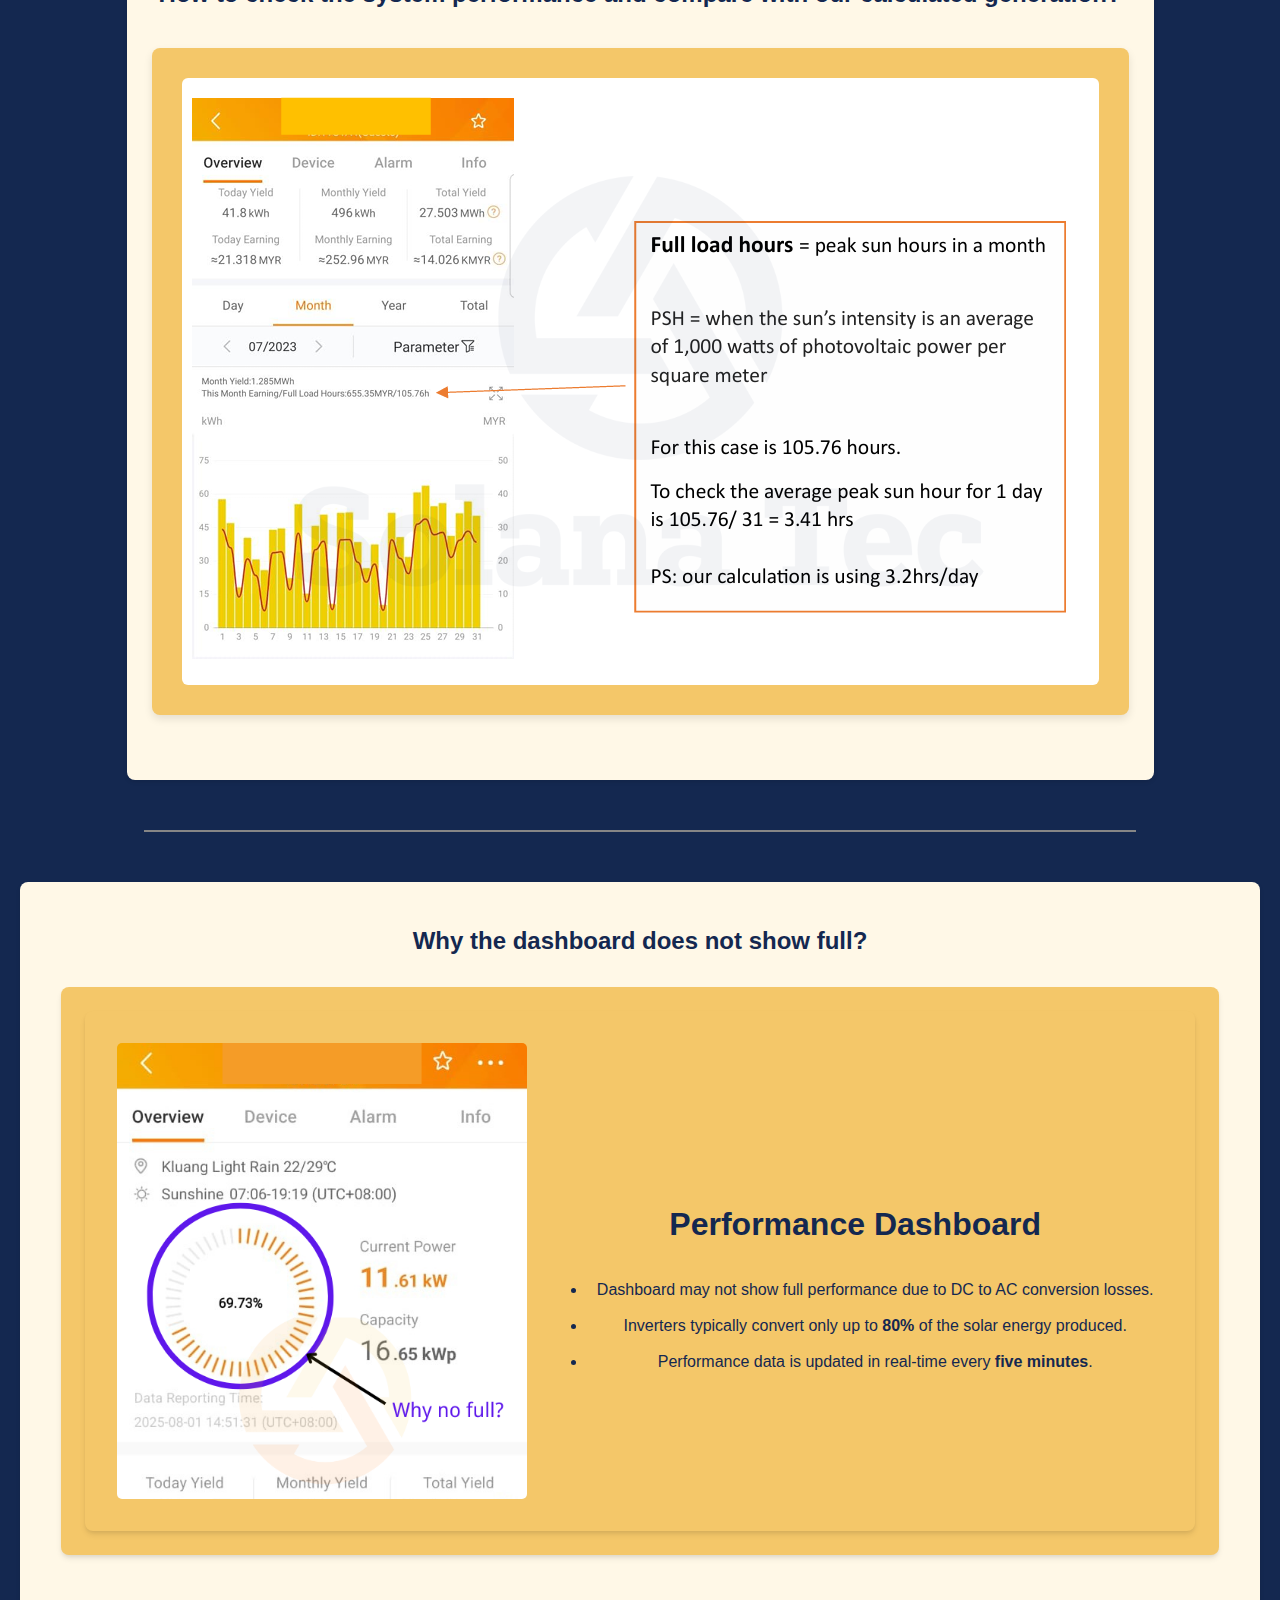
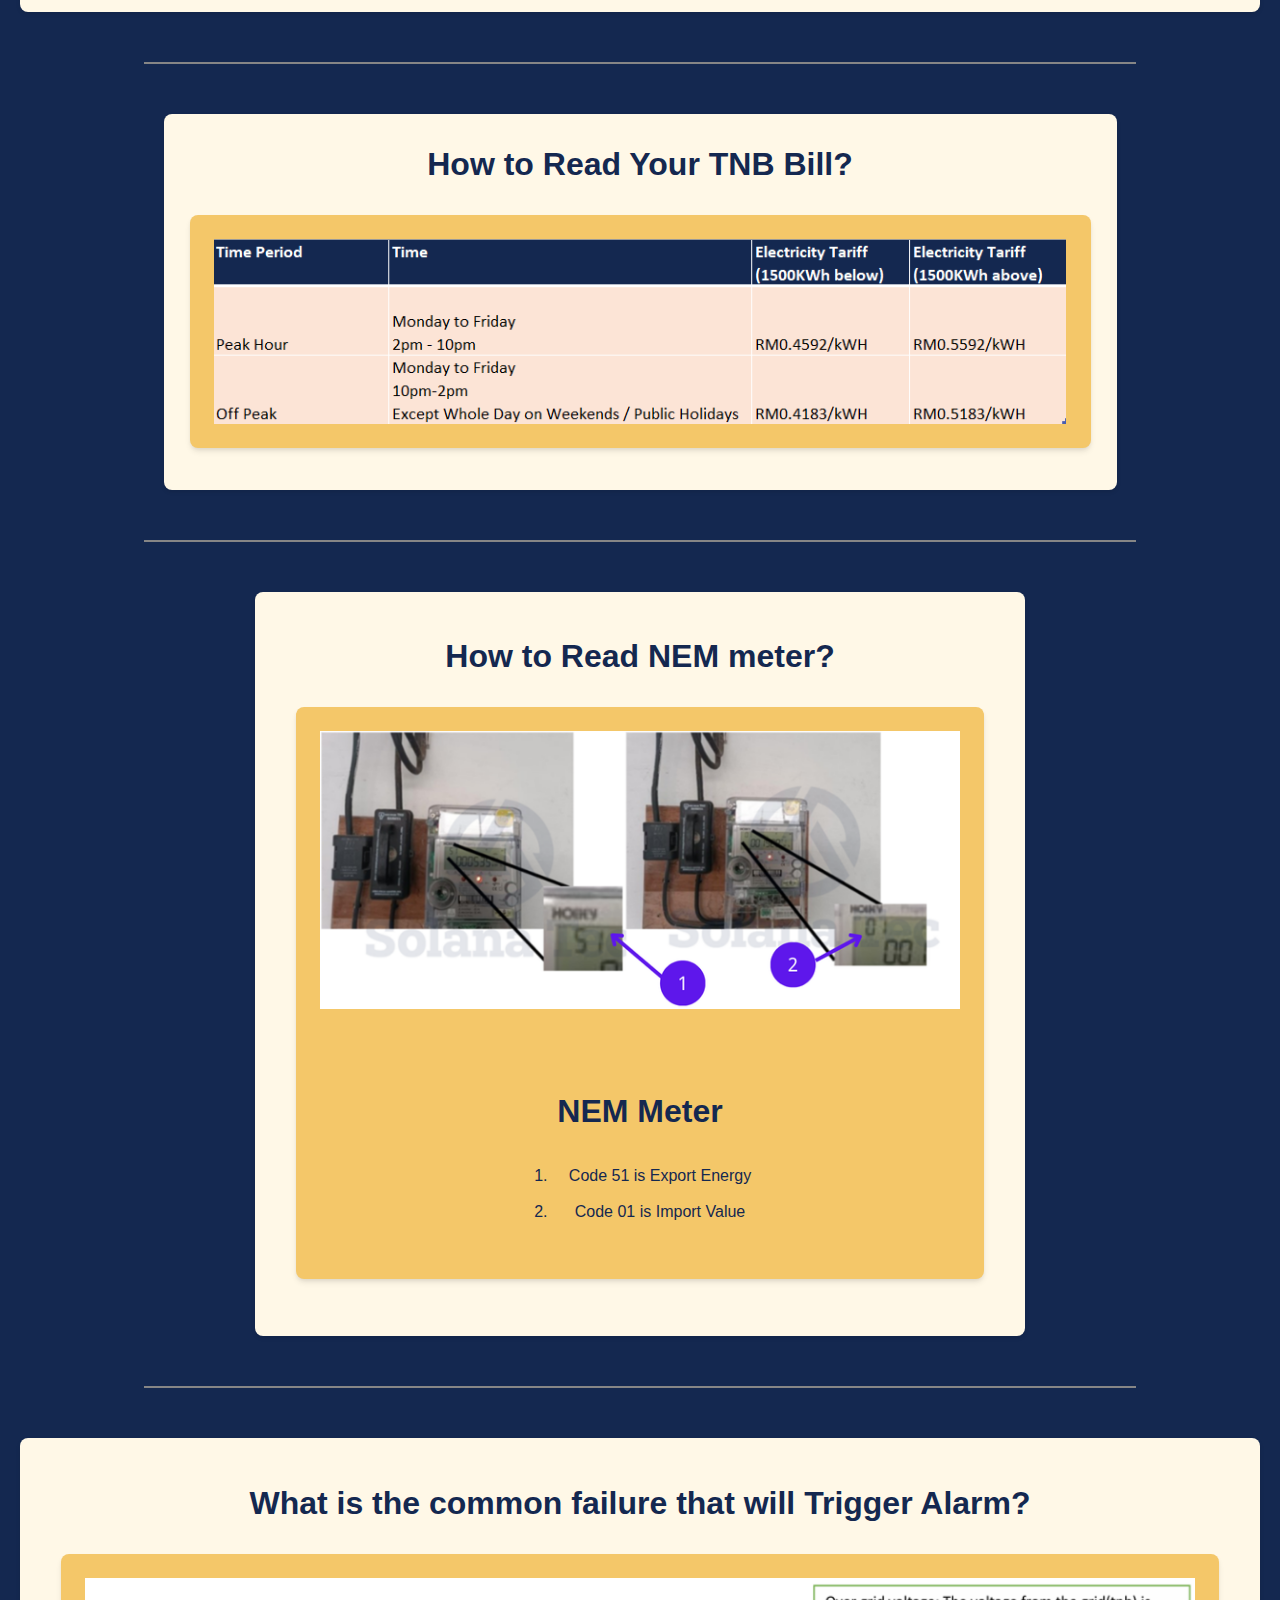
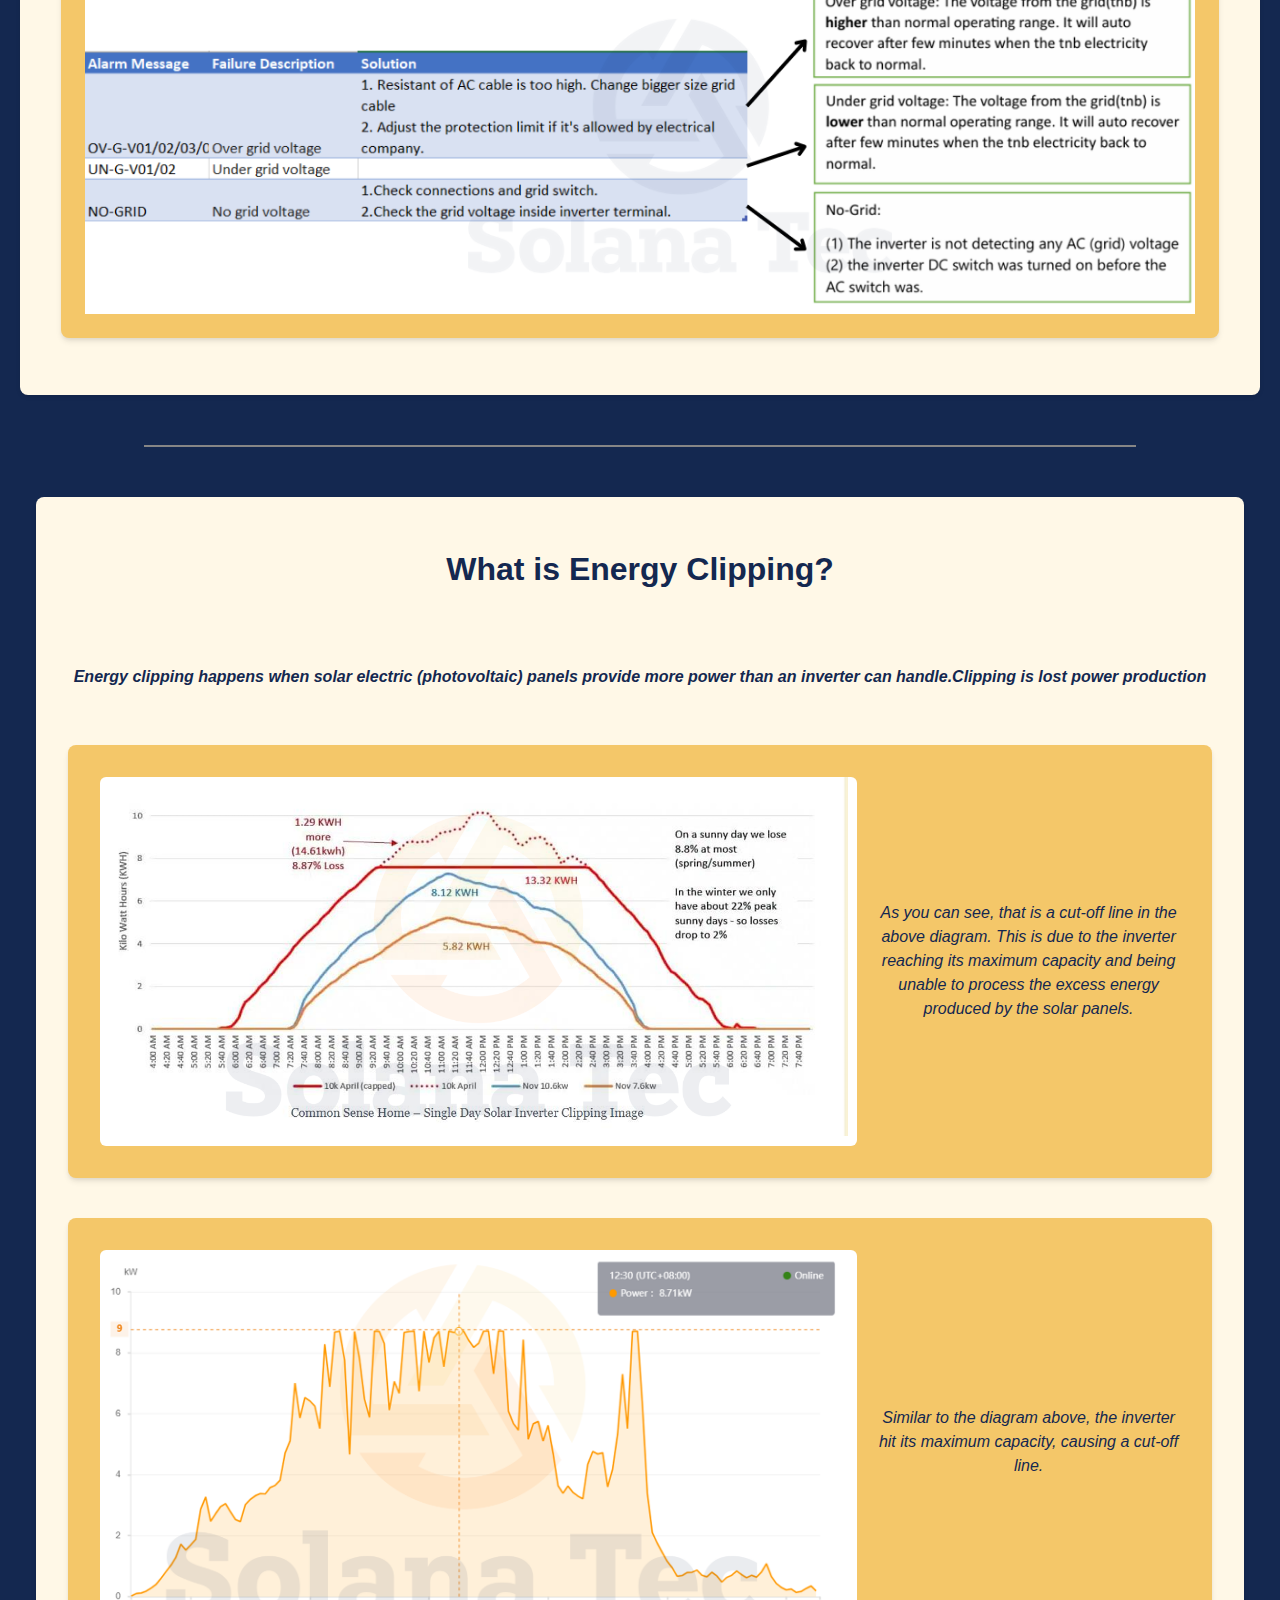
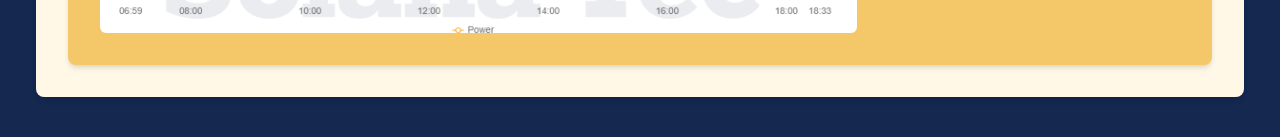
<file: LAST TESTING copy.html>
<!DOCTYPE html>
<html lang="en">

<head>
    <meta charset="UTF-8">
    <meta name="viewport" content="width=device-width, initial-scale=1.0">
    <link rel="icon" type="image/x-icon" href="/Img/tnb read/Company_icon.png">
    <title>Solar Performance Calculator</title>
    <link rel="stylesheet" href="css/layout.css">
    <!-- Inter Font -->
    <link href="https://fonts.googleapis.com/css2?family=Inter:wght@400;500;600;700&display=swap" rel="stylesheet">
    <style>
        /* Apply box-sizing: border-box globally for easier layout management */
        *,
        *::before,
        *::after {
            box-sizing: border-box;
        }

        /* Specific styles for the Energy Clipping section */
        #EnergyClippingView {
            display: flex;
            flex-direction: column;
            align-items: center;
            /* Changed from flex-start to center to center its children horizontally */
            gap: 2.5rem;
            /* Equivalent to gap-10 (10 * 0.25rem = 2.5rem) */
            margin: 2.5rem auto;
            /* Equivalent to my-10 mx-auto */
            max-width: 80rem;
            /* Equivalent to max-w-5xl (80rem = 1280px, 5xl is 1024px, adjusting for better fit) */
            padding: 2rem;
            /* Equivalent to p-8 */
            background-color: #FFF8E7;
            /* Reverted to previous F4C769 */
            border-radius: 0.5rem;
            /* Equivalent to rounded-lg */
            box-shadow: 0 4px 6px -1px rgba(0, 0, 0, 0.1), 0 2px 4px -1px rgba(0, 0, 0, 0.06);
            /* Equivalent to shadow-md */
            width: calc(100% - 2rem);
            /* Ensure it doesn't exceed screen width minus body padding */
        }

        /* Ensure h1 and p text inside EnergyClippingView are centered */
        #EnergyClippingView h1,
        #EnergyClippingView p {
            text-align: center;
            width: 100%;
            /* Make them take full width to center content */
            color: #142850;
            /* Ensure text color is consistent */
        }

        #EnergyClippingView p {
            font-size: 16px;
            line-height: 1.5;
            font-style: italic;
        }


        /* Styles for the inner content wrappers within EnergyClippingView and checkYield */
        .content-wrapper {
            display: flex;
            flex-direction: column;
            /* Stacks vertically by default on small screens */
            align-items: center;
            /* Centers items vertically when stacked */
            gap: 1.25rem;
            /* Equivalent to gap-5 */
            padding: 2rem;
            /* Equivalent to p-8 */
            background-color: #F4C769;
            border-radius: 0.5rem;
            /* Equivalent to rounded-lg */
            box-shadow: 0 4px 6px -1px rgba(0, 0, 0, 0.1), 0 2px 4px -1px rgba(0, 0, 0, 0.06);
            /* Equivalent to shadow-md */
            width: 100%;
            /* Equivalent to w-full */
        }

        /* Styles for the image section within content-wrapper */
        .image-section {
            width: 100%;
            /* Full width on small screens */
        }

        .image-section img {
            width: 100%;
            /* Full width of its container */
            height: auto;
            display: block;
            border-radius: 0.375rem;
            object-fit: cover;
        }

        /* Styles for the text section within content-wrapper */
        .text-section {
            width: 100%;
            /* Full width on small screens */
            display: flex;
            flex-direction: column;
            justify-content: center;
            /* Centers text vertically */
            text-align: center;
            /* Centers text horizontally */
            padding-top: 1rem;
            /* Equivalent to pt-4 */
        }

        .text-section p {
            font-size: 1.125rem;
            /* Equivalent to text-lg */
            line-height: 1.625;
            /* Equivalent to leading-relaxed */
            color: #142850;
            /* Equivalent to text-[#142850] */
        }

        /* Media query for medium screens and larger (md breakpoint in Tailwind is typically 768px) */
        @media (min-width: 768px) {
            .content-wrapper {
                flex-direction: row;
                /* Arranges horizontally on medium screens and up */
                align-items: center;
                /* Centers items vertically when side-by-side */
            }

            .image-section {
                width: 100%;

                /* Occupies 60% width on medium screens and up by default */
            }

            .text-section {
                width: 40%;
                /* Occupies 40% width on medium screens and up by default */
                padding-top: 0;
                /* Remove top padding when side-by-side */
            }

            /* Specific rules for #checkYield to make images smaller */
            #checkYield .image-section {
                width: 40%;
                /* Make image smaller (40% width) */
            }

            #checkYield .text-section {
                width: 60%;
                /* Make text larger (60% width) to compensate */
            }
        }

        /* Styles for #checkYield to match EnergyClippingView's outer container */
        #checkYield {
            display: flex;
            flex-direction: column;
            align-items: center;
            gap: 2.5rem;
            /* Matches gap-10 */
            margin: 2.5rem auto;
            /* Matches my-10 mx-auto */
            max-width: 60rem;
            /* As per your specific request for checkYield */
            padding: 2rem;
            /* Matches p-8 */
            background-color: #FFF8E7;
            /* Matches EnergyClippingView's background */
            border-radius: 0.5rem;
            /* Matches rounded-lg */
            box-shadow: 0 4px 6px -1px rgba(0, 0, 0, 0.1), 0 2px 4px -1px rgba(0, 0, 0, 0.06);
            /* Matches shadow-md */
            width: calc(100% - 2rem);
            /* Ensures it doesn't exceed screen width minus body padding */
            scroll-margin-top: 160px;
            /* Keep existing scroll-margin-top from container_tech */
        }

        /* Ensure h2 text inside #checkYield is centered */
        #checkYield h2 {
            text-align: center;
            width: 100%;
            /* Make it take full width to center content */
            color: #142850;
            /* Ensure text color is consistent */
        }

        /* General container_tech styling (from your layout.css) */
        .container_tech {
            max-width: fit-content;
            /* This might conflict, but the specific #EnergyClippingView and #checkYield styles override it */
            margin: 0 auto;
            background-color: #FFF8E7;
            padding: 25px;
            scroll-margin-top: 160px;
            border-radius: 8px;
            box-shadow: 0 2px 4px rgba(0, 0, 0, 0.1);
        }

        /* Ensure .flex-section also uses consistent image/text sizing */
        .flex-section {
            display: flex;
            flex-direction: column;
            align-items: center;
            gap: 2rem;
            margin: 2rem auto;
            max-width: 80rem;
            padding: 1.5rem;
            background-color: #F4C769;
            border-radius: 0.5rem;
            box-shadow: 0 4px 6px -1px rgba(0, 0, 0, 0.1), 0 2px 4px -1px rgba(0, 0, 0, 0.06);
            width: calc(100% - 2rem);
        }

        .flex-section .image-section {
            flex: 1;
            max-width: 50%;
            /* Default image size for flex-section */
        }

        .flex-section .text-section {
            flex: 1.5;
            display: flex;
            flex-direction: column;
            justify-content: center;
            padding-top: 30px;
        }

        /* Popup Styles */
        .popup-overlay {
            position: fixed;
            top: 0;
            left: 0;
            width: 100%;
            height: 100%;
            background-color: rgba(0, 0, 0, 0.6);
            display: flex;
            justify-content: center;
            align-items: center;
            z-index: 1000;
            visibility: hidden;
            opacity: 0;
            transition: opacity 0.3s ease, visibility 0.3s ease;
        }

        .popup-container {
            background-color: #FFF8E7;
            border: 2px solid #F89B1C;
            border-radius: 8px;
            padding: 25px;
            max-width: 600px;
            /* Increased max-width for more space */
            width: 90%;
            /* Responsive width */
            box-shadow: 0 2px 8px rgba(0, 0, 0, 0.08);
            position: relative;
            transform: scale(0.9);
            /* Slightly scale down when hidden */
            transition: transform 0.3s ease;
            max-height: 90vh;
            /* Set max height to 90% of viewport height */
            overflow-y: auto;
            /* Enable vertical scrolling */
        }

        .popup-overlay.active {
            visibility: visible;
            opacity: 1;
        }

        .popup-overlay.active .popup-container {
            transform: scale(1);
            /* Scale up when active */
        }

        .popup-close-btn {
            position: absolute;
            top: 10px;
            right: 15px;
            background: none;
            border: none;
            font-size: 1.5rem;
            cursor: pointer;
            color: #142850;
        }

        /* Styles for the input section inside the popup */
        #monthlyYieldCalculator label {
            color: #142850;
            font-weight: bold;
        }

        #monthlyYieldCalculator input[type="number"],
        #monthlyYieldCalculator select {
            width: 100%;
            margin-bottom: 15px;
            padding: 10px;
            border: 1px solid #FF9100;
            border-radius: 4px;
            box-sizing: border-box;
        }

        #monthlyYieldCalculator button {
            background-color: #C58E58;
            color: white;
            padding: 12px 20px;
            border: none;
            border-radius: 4px;
            cursor: pointer;
            font-size: 16px;
            width: 100%;
            margin-top: 10px;
        }

        #monthlyYieldCalculator button:hover {
            background-color: #7D4A28;
        }

        #monthlyYieldCalculator .error {
            color: red;
            font-weight: bold;
            text-align: center;
            margin-top: 10px;
        }

        #monthlyYieldCalculator .output-section {
            margin-top: 20px;
            background: #F4C769;
            border-radius: 4px;
            padding: 15px;
            font-size: 1.1em;
        }
    </style>
</head>

<body>

    <!-- Top header menu -->
    <header class="header">
        <button id="openSidebarBtn" class="hamburger-btn">☰</button>

        <a href="#home" class="logo-and-title">
            <img src="Img/tnb read/Solana Tec final logos-13.png" alt="Solana Tec Logo" class="logo"
                onerror="this.onerror=null; this.src='https://placehold.co/40x40/FF7505/142850?text=L';">
        </a>
    </header>

    <aside id="mySidebar" class="sidebar">
        <button id="closeSidebarBtn" class="sidebar-close-btn">✕</button>

        <a href="#home" class="logo-and-title">
            <img src="Img/tnb read/Solana Tec final logos-22.png" alt="Solana Tec Logo" class="logo"
                onerror="this.onerror=null; this.src='https://placehold.co/128x128/FF7505/142850?text=Logo';">
        </a>

        <nav>
            <a href="#readSystemSize" onclick="w3_close()">How to know Solar System Size?</a>
            <a href="#monthlyYieldCalculator" onclick="w3_close()">Solar Performance Calculator</a>
            <a href="#checkYield" onclick="w3_close()">Check Solar Yield</a>
            <a href="#checkFLH" onclick="w3_close()">Full Load Hour</a>
            <a href="#tnbBillRead" onclick="w3_close()">Performance Dashboard Overview</a>
            <a href="#tnbBillRead" onclick="w3_close()">How to read My TNB Bill?</a>
            <a href="#nemRead" onclick="w3_close()">NEM meter</a>
            <a href="#TriggerAlarm" onclick="w3_close()">Common Failure</a>
            <a href="#EnergyClippingview" onclick="w3_close()">Energy Clipping</a>
        </nav>
    </aside>

    <div id="myOverlay" class="overlay" onclick="w3_close()"></div>

    <hr class="section-divider">
    <!-- Main content area -->
    <div id="readSystemSize" class="container_tech ">
        <h1>How to Know Your Solar System Size?</h1>



        <div class="flex-section">
            <div class="content-wrapper">
                <div class="image-section">
                    <img src="Img/tnb read/cal1.png" alt="Monthly Yield from SolisCloud">
                </div>
                <div class="text-section">
                    <h1>Steps to Understand Your Solar System Size:</h1>
                    <h3>Steps 1: Understand your solar system capacity</h3><br>
                    <p>
                        When enter to your SolisCloud app, you can see your overview solar system.<br>
                        Check out and remember this part is show your solar <strong>system capacity.</strong><br>
                        For this example, the solar system capacity is 16.65kWp.
                    </p>
                    <label for="solarSizeInput">Input Your Solar System Size (kW):</label>
                    <input type="number" id="solarSizeInput" placeholder="e.g., 6.985" step="0.01">
                </div>
            </div>

            <div class="content-wrapper">
                <div class="image-section">
                    <img src="Img/tnb read/cal2.png" alt="Monthly Yield from SolisCloud">
                </div>
                <div class="text-section">

                    <h3>Steps 2: Scroll down and click on the year</h3><br>
                    <p>
                        When you scroll down your screen, you can see that is a Operating data<br>
                        and below it have 4 option.Find the year and click on it.<br>
                        You can refer to this picture.
                    </p>


                </div>
            </div>

            <div class="content-wrapper">
                <div class="image-section">
                    <img src="Img/tnb read/cal3.png" alt="Monthly Yield from SolisCloud">
                </div>
                <div class="text-section">

                    <h3>Steps 3: Click on the month that you want to know</h3><br>
                    <p>
                        After you click on the year, it will show like this.<br>
                        And the next step that you want to do is click on the month that you interest.<br>
                        Then it will show the solar generation for that months.
                    </p>

                </div>
            </div>

            <div class="content-wrapper">
                <div class="image-section">
                    <img src="Img/tnb read/cal4.png" alt="Monthly Yield from SolisCloud">
                </div>
                <div class="text-section">

                    <h3>Steps 4: Focus on the arrow part</h3><br>
                    <p>
                        As you can see, that is a blue color arrow pointer to the generation.<br>
                        It is indicate that your <strong>actual monthly yield </strong> on particulal months.<br>
                        For this example, the monthly actual yield is 1957.4 kWh.<br><br>
                    </p>
                    <label for="actualYieldInput">Input Your Actual Monthly Yield:</label>
                    <input type="number" id="actualYieldInput" placeholder="e.g., 620" step="0.01">

                    <h3>Steps 5: Click on calculate now button</h3><br>
                    <p>
                        Calculated your solar performance by click on the
                        calculate now button and insert your step 1 and step 4 information.
                    </p>

                    <!-- Changed onclick to openPopup() to trigger the new popup -->
                    <button type="submit" class="btnCalculate" onclick="openMonthlyYieldCalculatorPopup()">Calculate
                        Now</button>
                </div>
            </div>

        </div>
    </div>
    <hr class="section-divider">

    <!-- Popup structure for Monthly Yield Calculator -->
    <div id="monthlyYieldCalculatorPopup" class="popup-overlay">
        <div class="popup-container">
            <button class="popup-close-btn" onclick="closeMonthlyYieldCalculatorPopup()">✕</button>
            <div id="monthlyYieldCalculator" class="input-section">
                <h2>Solar Performance</h2>

                <label for="unitSelect">Select Unit:</label>
                <select id="unitSelect">
                    <option value="kWh">kWh</option>
                    <option value="MWh">MWh</option>
                </select>

                <label for="areaSelect">Choose Area:</label>
                <select id="areaSelect">
                    <option value="0">JB</option>
                    <option value="1">Austin/Tebrau/Setia Tropika</option>
                    <option value="2">Kluang/Batu Pahat</option>
                    <option value="3">Muar/Malacca</option>
                    <option value="4">KL/Selangor</option>
                </select>

                <button onclick="calculateMonthlyYield()">Calculate Monthly Yield</button>

                <div id="monthlyYieldError" class="error"></div>
                <div id="monthlyYieldOutput"></div>
            </div>
        </div>
    </div>
    <!-- End of Popup structure -->

    <div id="checkYield" class="container_tech">

        <h2>How to check the earned Yield in SolisCloud?</h2>
        <!-- Changed structure to use content-wrapper, image-section, text-section -->
        <div class="content-wrapper">
            <div class="image-section">
                <img src="Img/tnb read/app-31.png" alt="Monthly Yield from SolisCloud1"
                    onerror="this.onerror=null;this.src='https://placehold.co/600x400/F4C769/FFFFFF?text=Image+Not+Found';">
            </div>
            <div class="text-section">
                <p>
                    Under "Month" page, you can read the total yield for each of the day (1<sup>st</sup> to
                    31<sup>st</sup>)
                </p>
            </div>
        </div>
        <div class="content-wrapper">
            <div class="image-section">
                <img src="Img/tnb read/app-32.png" alt="Monthly Yield from SolisCloud2"
                    onerror="this.onerror=null;this.src='https://placehold.co/600x400/F4C769/FFFFFF?text=Image+Not+Found';">
            </div>
            <div class="text-section">
                <p>Under "Year" page, you can read the total yield for each of the month (Jan to Dec)</p>
            </div>
        </div>
        <div class="content-wrapper">
            <div class="image-section">
                <img src="Img/tnb read/app-33.png" alt="Monthly Yield from SolisCloud3"
                    onerror="this.onerror=null;this.src='https://placehold.co/600x400/F4C769/FFFFFF?text=Image+Not+Found';">
            </div>
            <div class="text-section">
                <p>Under "Total" page, you can read the total yield for each of the year.</p>
            </div>
        </div>
    </div>

    <hr class="section-divider">


    <div id="checkFLH" class="container_tech">

        <h2>How to check the system performance and compare with our calculated generation?</h2>
        <div class="show-section">

            <div class="image-section">
                <img src="Img/tnb read/app-5.png" alt="Monthly Yield from SolisCloud">
            </div>
        </div>

    </div>

    <hr class="section-divider">

    <div id="checkFLH" class="container_tech">
        <h2>Why the dashboard does not show full?</h2>
        <div class="flex-section">
            <div class='content-wrapper'>
                <div class="image-section">
                    <img src="Img/tnb read/performance.png" alt="SolisCloud Performance">
                </div>
                <div class="text-section">
                    <h1>Performance Dashboard</h1>
                    <ul>
                        <li>Dashboard may not show full performance due to DC to AC conversion losses.</li><br>
                        <li>Inverters typically convert only up to <strong>80%</strong> of the solar energy produced.
                        </li>
                        <br>
                        <li>Performance data is updated in real-time every <strong>five minutes</strong>.</li>
                    </ul>
                </div>
            </div>
        </div>
    </div>


    <hr class="section-divider">


    <div id="tnbBillRead" class="container_tech">
        <h1>How to Read Your TNB Bill?</h1>

        <div id="tnbBill1" class="flex-section">
            <div class="image-caption-col">
                <img src="Img/tnb read/TNB Table.png" alt="TNB Bill Overview 1">
            </div>
        </div>
    </div>

    <hr class="section-divider">

    <div id="nemRead" class="container_tech">
        <h1>How to Read NEM meter?</h1>

        <div id="nemview" class="flex-section">
            <div class="image-caption-col">
                <img src="Img/tnb read/NEMmeterRead.png" alt="NEM meter view">
            </div>
            <div class="text-section">
                <h1>NEM Meter</h1>
                <ol>
                    <li>Code 51 is Export Energy</li><br>
                    <li>Code 01 is Import Value</li><br>
                </ol>
            </div>
        </div>
    </div>

    <hr class="section-divider">

    <div id="TriggerAlarm" class="container_tech">
        <h1>What is the common failure that will Trigger Alarm?</h1>

        <div id="TriggerAlarmView" class="flex-section">
            <div class="image-caption-col">
                <img src="Img/tnb read/TriggerAlarm.png" alt="NEM meter view">
            </div>
        </div>
    </div>

    <hr class="section-divider">

    <div class="container_tech" id="EnergyClippingView">
        <h1>What is Energy Clipping?</h1>
        <p><strong>
                Energy clipping happens when solar electric (photovoltaic) panels provide more power than an
                inverter can handle.Clipping is lost power production
            </strong></p>
        <!-- First Energy Clipping Section -->
        <div class="content-wrapper">
            <div class="image-section">
                <img src="Img/tnb read/energyClipping.png" alt="Energy clipping diagram 1"
                    onerror="this.onerror=null;this.src='https://placehold.co/600x400/F4C769/FFFFFF?text=Image+Not+Found';">
            </div>
            <div class="text-section">
                <p>
                    As you can see, that is a cut-off line in the above diagram. This is due to the inverter reaching
                    its maximum capacity and being unable to process the excess energy produced by the solar panels.
                </p>
            </div>
        </div>

        <!-- Second Energy Clipping Section -->
        <div class="content-wrapper">
            <div class="image-section">
                <img src="Img/tnb read/energyClipping2.png" alt="Energy clipping diagram 2"
                    onerror="this.onerror=null;this.src='https://placehold.co/600x400/F4C769/FFFFFF?text=Image+Not+Found';">
            </div>
            <div class="text-section">
                <p>
                    Similar to the diagram above, the inverter hit its maximum capacity, causing a cut-off line.
                </p>
            </div>
        </div>

    </div>


    <button onclick="scrollToTop()" id="backToTopBtn" title="Back to Top">
        <svg xmlns="http://www.w3.org/2000/svg" width="24" height="24" viewBox="0 0 24 24" fill="none"
            stroke="currentColor" stroke-width="2" stroke-linecap="round" stroke-linejoin="round">
            <path d="M12 19V5M5 12l7-7 7 7" />
        </svg>
    </button>


    <script src="js/popup.js"></script>
    <script src="js/menu.js"></script>
    <script src="js/performance.js"></script>
    <script src="js/backToTop.js"></script>
</body>

</html>
</file>
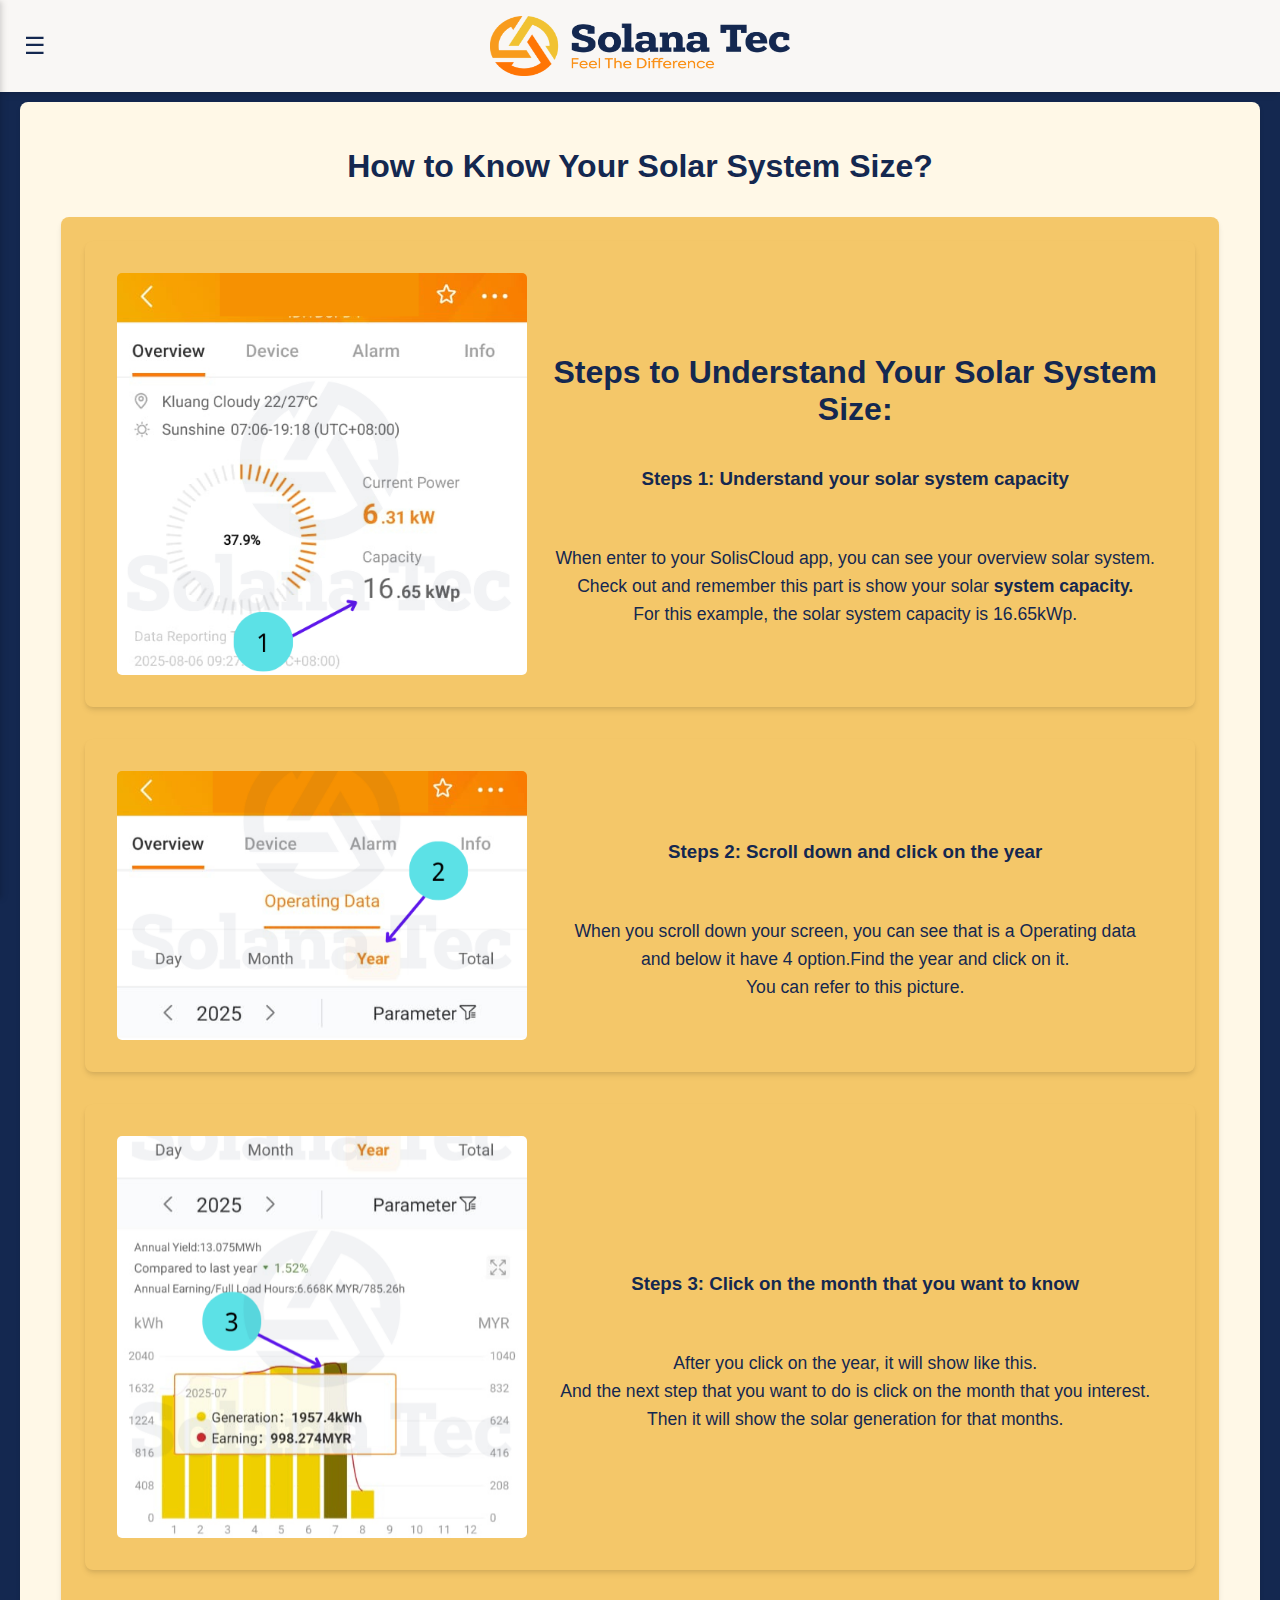
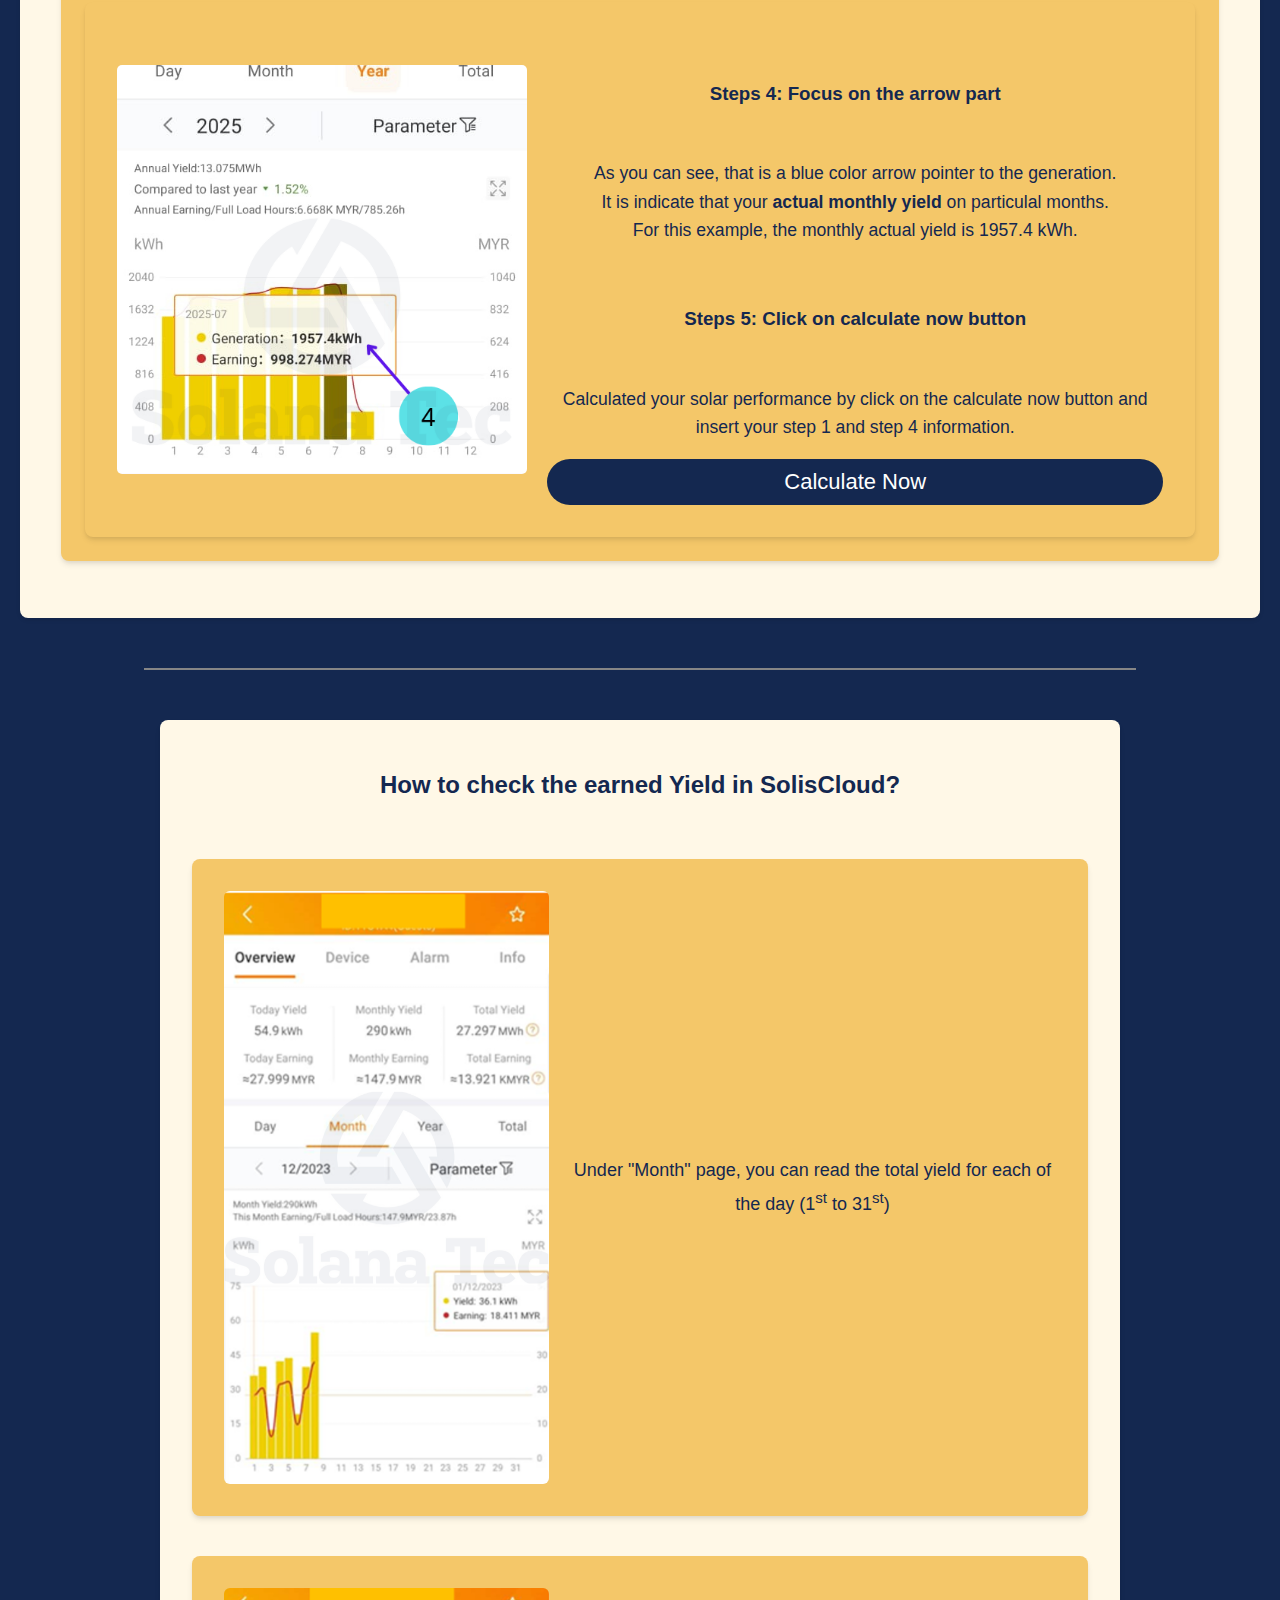
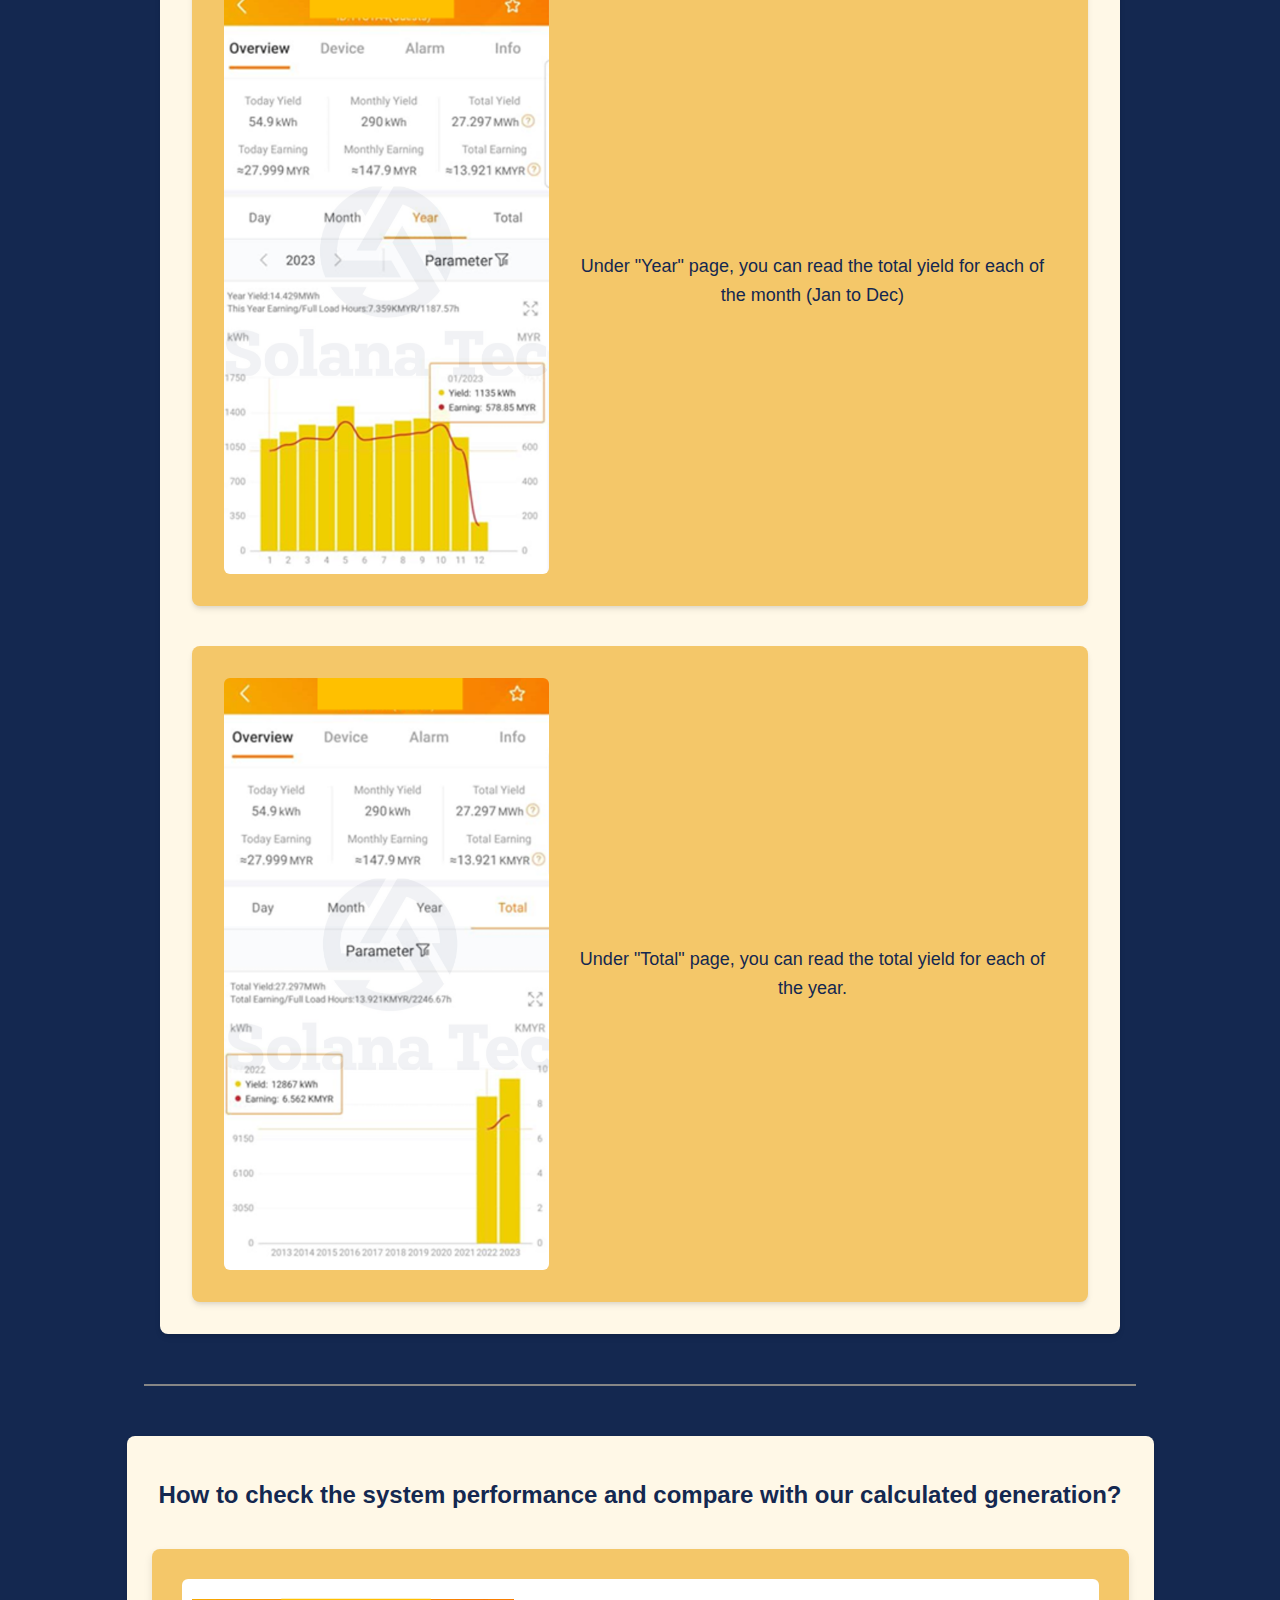
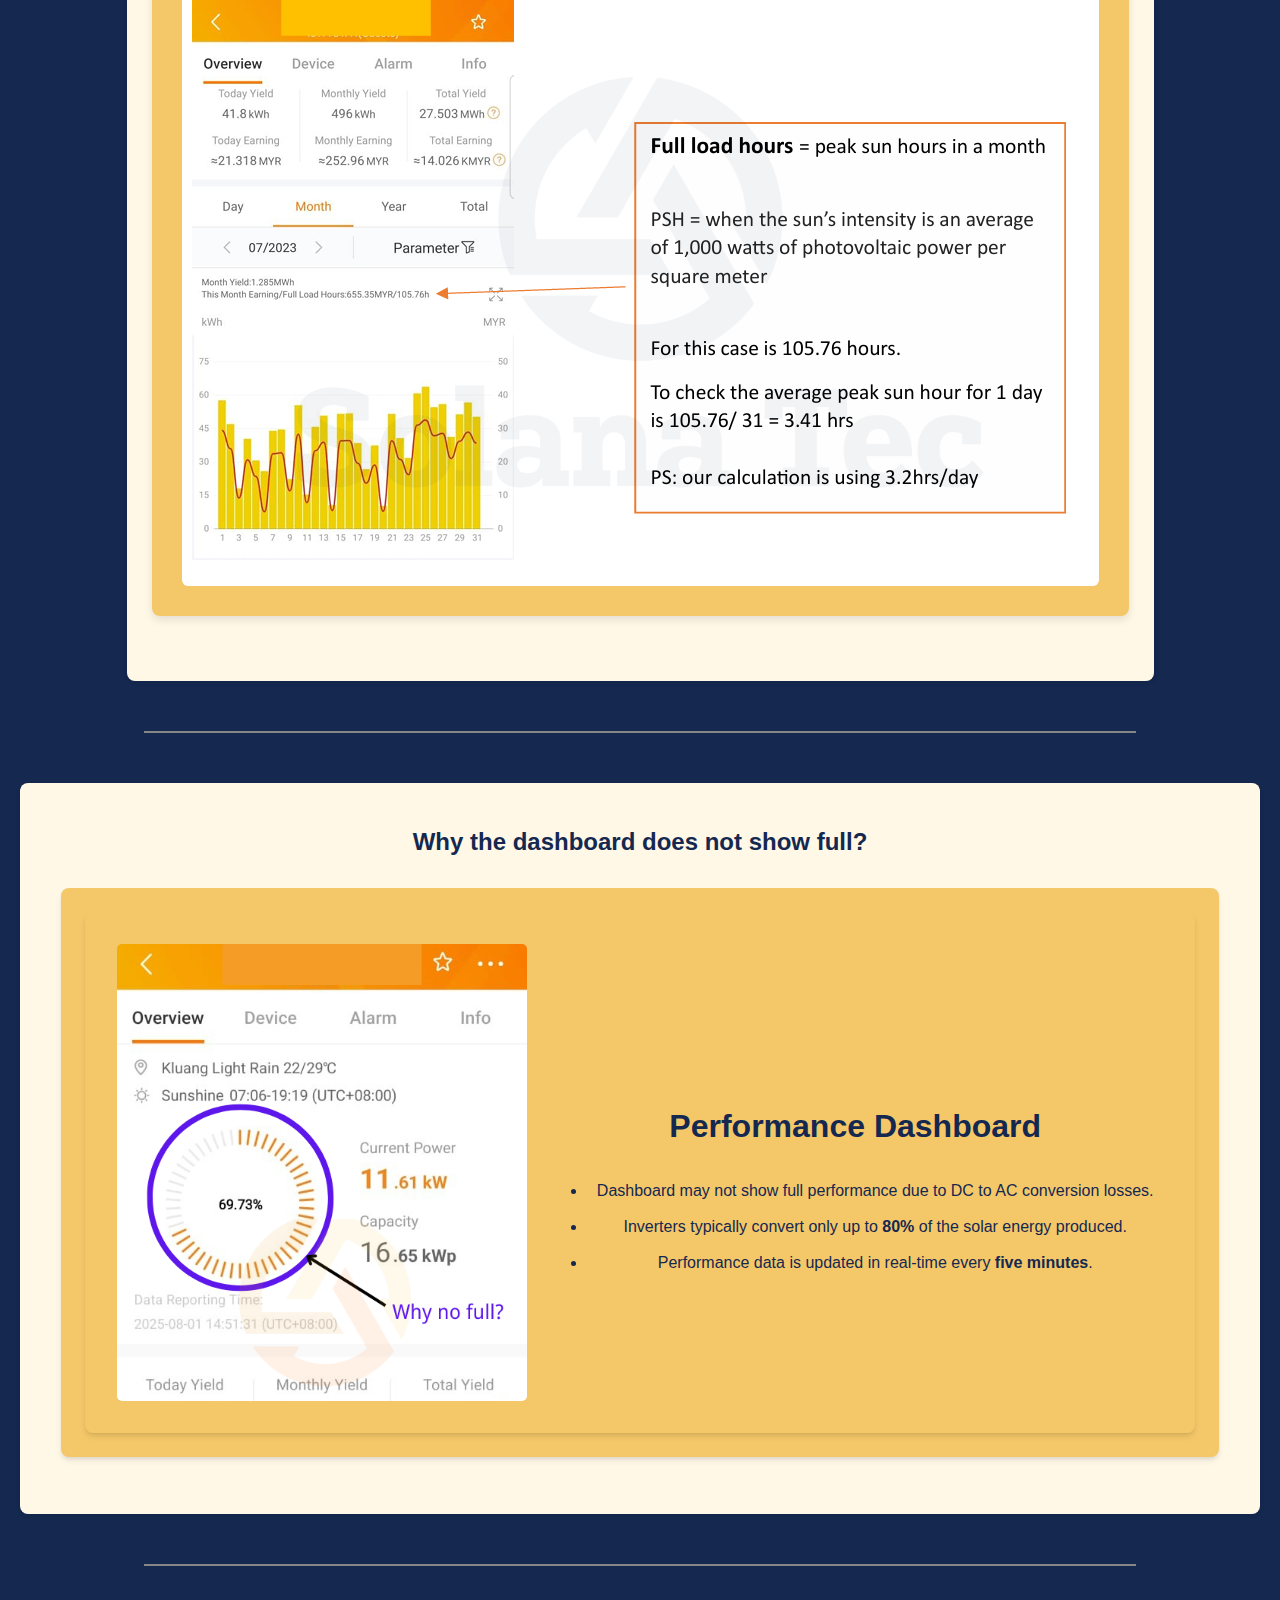
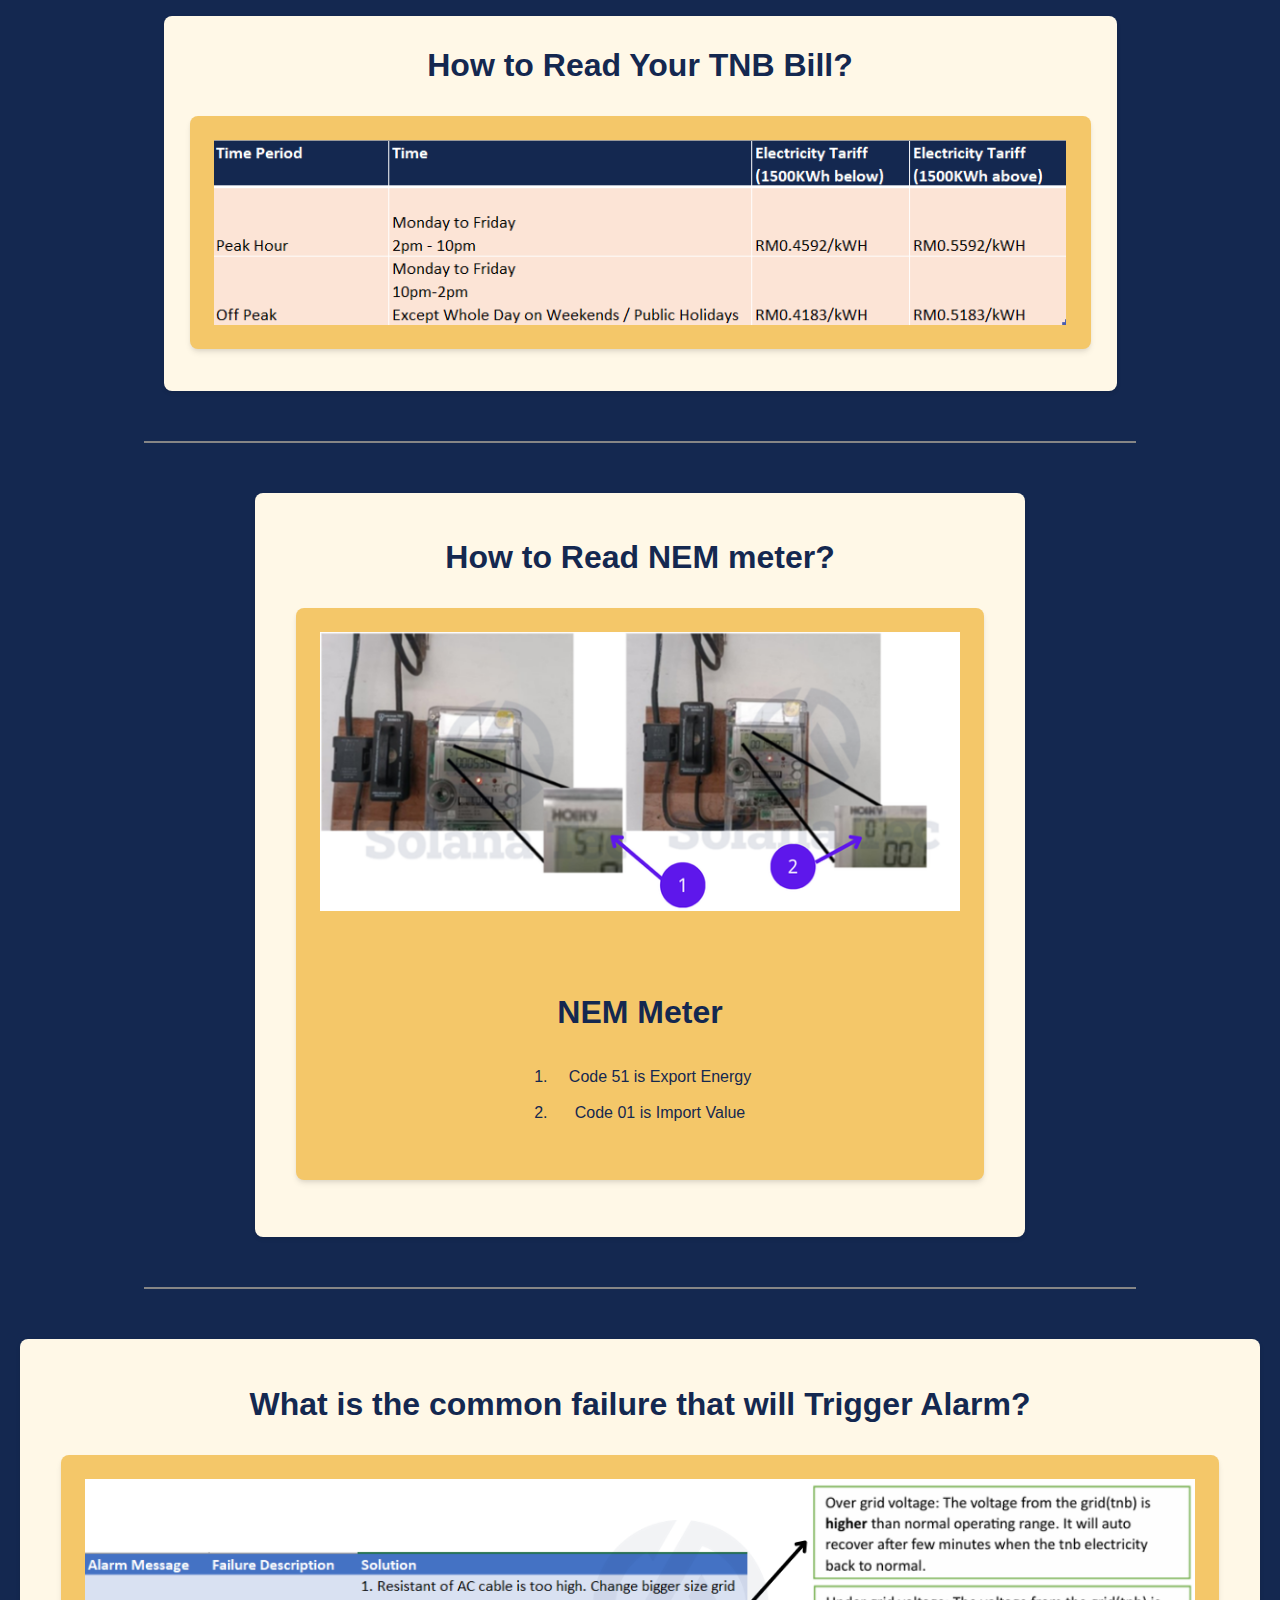
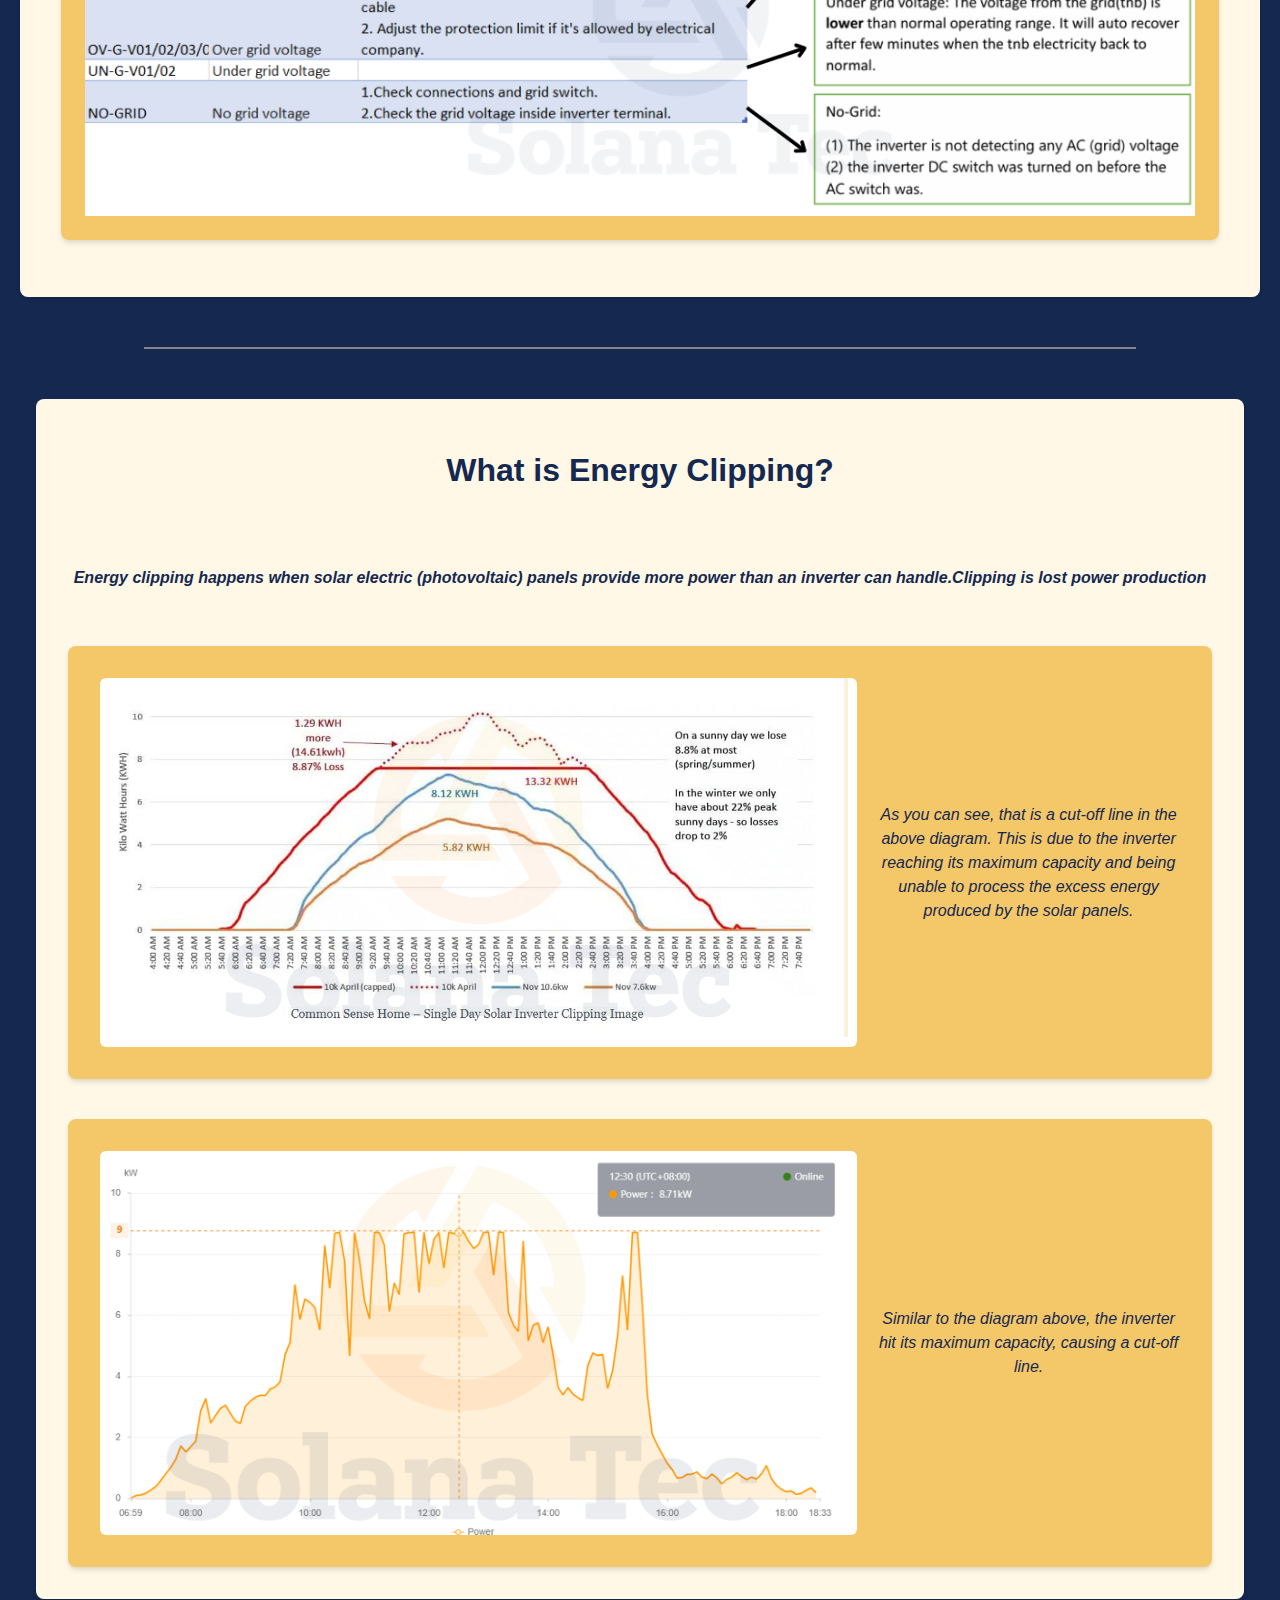
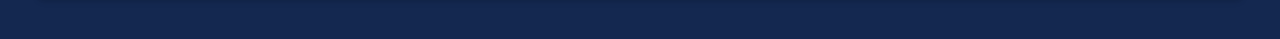
<file: test3.html>
<!DOCTYPE html>
<html lang="en">

<head>
    <meta charset="UTF-8">
    <meta name="viewport" content="width=device-width, initial-scale=1.0">
    <link rel="icon" type="image/x-icon" href="Img/tnb read/Company_icon.png">
    <title>Solar Performance Calculator</title>
    <link rel="stylesheet" href="css/layout.css">
    <!-- Inter Font -->
    <link href="https://fonts.googleapis.com/css2?family=Inter:wght@400;500;600;700&display=swap" rel="stylesheet">
    <style>
        /* Apply box-sizing: border-box globally for easier layout management */
        *,
        *::before,
        *::after {
            box-sizing: border-box;
        }

        /* Specific styles for the Energy Clipping section */
        #EnergyClippingView {
            display: flex;
            flex-direction: column;
            align-items: center;
            /* Changed from flex-start to center to center its children horizontally */
            gap: 2.5rem;
            /* Equivalent to gap-10 (10 * 0.25rem = 2.5rem) */
            margin: 2.5rem auto;
            /* Equivalent to my-10 mx-auto */
            max-width: 80rem;
            /* Equivalent to max-w-5xl (80rem = 1280px, 5xl is 1024px, adjusting for better fit) */
            padding: 2rem;
            /* Equivalent to p-8 */
            background-color: #FFF8E7;
            /* Reverted to previous F4C769 */
            border-radius: 0.5rem;
            /* Equivalent to rounded-lg */
            box-shadow: 0 4px 6px -1px rgba(0, 0, 0, 0.1), 0 2px 4px -1px rgba(0, 0, 0, 0.06);
            /* Equivalent to shadow-md */
            width: calc(100% - 2rem);
            /* Ensure it doesn't exceed screen width minus body padding */
        }

        /* Ensure h1 and p text inside EnergyClippingView are centered */
        #EnergyClippingView h1,
        #EnergyClippingView p {
            text-align: center;
            width: 100%;
            /* Make them take full width to center content */
            color: #142850;
            /* Ensure text color is consistent */
        }

        #EnergyClippingView p {
            font-size: 16px;
            line-height: 1.5;
            font-style: italic;
        }


        /* Styles for the inner content wrappers within EnergyClippingView and checkYield */
        .content-wrapper {
            display: flex;
            flex-direction: column;
            /* Stacks vertically by default on small screens */
            align-items: center;
            /* Centers items vertically when stacked */
            gap: 1.25rem;
            /* Equivalent to gap-5 */
            padding: 2rem;
            /* Equivalent to p-8 */
            background-color: #F4C769;
            border-radius: 0.5rem;
            /* Equivalent to rounded-lg */
            box-shadow: 0 4px 6px -1px rgba(0, 0, 0, 0.1), 0 2px 4px -1px rgba(0, 0, 0, 0.06);
            /* Equivalent to shadow-md */
            width: 100%;
            /* Equivalent to w-full */
        }

        /* Styles for the image section within content-wrapper */
        .image-section {
            width: 100%;
            /* Full width on small screens */
        }

        .image-section img {
            width: 100%;
            /* Full width of its container */
            height: auto;
            display: block;
            border-radius: 0.375rem;
            object-fit: cover;
        }

        /* Styles for the text section within content-wrapper */
        .text-section {
            width: 100%;
            /* Full width on small screens */
            display: flex;
            flex-direction: column;
            justify-content: center;
            /* Centers text vertically */
            text-align: center;
            /* Centers text horizontally */
            padding-top: 1rem;
            /* Equivalent to pt-4 */
        }

        .text-section p {
            font-size: 1.125rem;
            /* Equivalent to text-lg */
            line-height: 1.625;
            /* Equivalent to leading-relaxed */
            color: #142850;
            /* Equivalent to text-[#142850] */
        }

        /* Media query for medium screens and larger (md breakpoint in Tailwind is typically 768px) */
        @media (min-width: 768px) {
            .content-wrapper {
                flex-direction: row;
                /* Arranges horizontally on medium screens and up */
                align-items: center;
                /* Centers items vertically when side-by-side */
            }

            .image-section {
                width: 100%;

                /* Occupies 60% width on medium screens and up by default */
            }

            .text-section {
                width: 40%;
                /* Occupies 40% width on medium screens and up by default */
                padding-top: 0;
                /* Remove top padding when side-by-side */
            }

            /* Specific rules for #checkYield to make images smaller */
            #checkYield .image-section {
                width: 40%;
                /* Make image smaller (40% width) */
            }

            #checkYield .text-section {
                width: 60%;
                /* Make text larger (60% width) to compensate */
            }
        }

        /* Styles for #checkYield to match EnergyClippingView's outer container */
        #checkYield {
            display: flex;
            flex-direction: column;
            align-items: center;
            gap: 2.5rem;
            /* Matches gap-10 */
            margin: 2.5rem auto;
            /* Matches my-10 mx-auto */
            max-width: 60rem;
            /* As per your specific request for checkYield */
            padding: 2rem;
            /* Matches p-8 */
            background-color: #FFF8E7;
            /* Matches EnergyClippingView's background */
            border-radius: 0.5rem;
            /* Matches rounded-lg */
            box-shadow: 0 4px 6px -1px rgba(0, 0, 0, 0.1), 0 2px 4px -1px rgba(0, 0, 0, 0.06);
            /* Matches shadow-md */
            width: calc(100% - 2rem);
            /* Ensures it doesn't exceed screen width minus body padding */
            scroll-margin-top: 160px;
            /* Keep existing scroll-margin-top from container_tech */
        }

        /* Ensure h2 text inside #checkYield is centered */
        #checkYield h2 {
            text-align: center;
            width: 100%;
            /* Make it take full width to center content */
            color: #142850;
            /* Ensure text color is consistent */
        }

        /* General container_tech styling (from your layout.css) */
        .container_tech {
            max-width: fit-content;
            /* This might conflict, but the specific #EnergyClippingView and #checkYield styles override it */
            margin: 0 auto;
            background-color: #FFF8E7;
            padding: 25px;
            scroll-margin-top: 160px;
            border-radius: 8px;
            box-shadow: 0 2px 4px rgba(0, 0, 0, 0.1);
        }

        /* Ensure .flex-section also uses consistent image/text sizing */
        .flex-section {
            display: flex;
            flex-direction: column;
            align-items: center;
            gap: 2rem;
            margin: 2rem auto;
            max-width: 80rem;
            padding: 1.5rem;
            background-color: #F4C769;
            border-radius: 0.5rem;
            box-shadow: 0 4px 6px -1px rgba(0, 0, 0, 0.1), 0 2px 4px -1px rgba(0, 0, 0, 0.06);
            width: calc(100% - 2rem);
        }

        .flex-section .image-section {
            flex: 1;
            max-width: 50%;
            /* Default image size for flex-section */
        }

        .flex-section .text-section {
            flex: 1.5;
            display: flex;
            flex-direction: column;
            justify-content: center;
            padding-top: 30px;
        }

        /* Popup Styles */
        .popup-overlay {
            position: fixed;
            top: 0;
            left: 0;
            width: 100%;
            height: 100%;
            background-color: rgba(0, 0, 0, 0.6);
            display: flex;
            justify-content: center;
            align-items: center;
            z-index: 1000;
            visibility: hidden;
            opacity: 0;
            transition: opacity 0.3s ease, visibility 0.3s ease;
        }

        .popup-container {
            background-color: #FFF8E7;
            border: 2px solid #F89B1C;
            border-radius: 8px;
            padding: 25px;
            max-width: 600px;
            /* Increased max-width for more space */
            width: 90%;
            /* Responsive width */
            box-shadow: 0 2px 8px rgba(0, 0, 0, 0.08);
            position: relative;
            transform: scale(0.9);
            /* Slightly scale down when hidden */
            transition: transform 0.3s ease;
            max-height: 90vh;
            /* Set max height to 90% of viewport height */
            overflow-y: auto;
            /* Enable vertical scrolling */
        }

        .popup-overlay.active {
            visibility: visible;
            opacity: 1;
        }

        .popup-overlay.active .popup-container {
            transform: scale(1);
            /* Scale up when active */
        }

        .popup-close-btn {
            position: absolute;
            top: 10px;
            right: 15px;
            background: none;
            border: none;
            font-size: 1.5rem;
            cursor: pointer;
            color: #142850;
        }

        /* Styles for the input section inside the popup */
        #monthlyYieldCalculator label {
            color: #142850;
            font-weight: bold;
        }

        #monthlyYieldCalculator input[type="number"],
        #monthlyYieldCalculator select {
            width: 100%;
            margin-bottom: 15px;
            padding: 10px;
            border: 1px solid #FF9100;
            border-radius: 4px;
            box-sizing: border-box;
        }

        #monthlyYieldCalculator button {
            background-color: #C58E58;
            color: white;
            padding: 12px 20px;
            border: none;
            border-radius: 4px;
            cursor: pointer;
            font-size: 16px;
            width: 100%;
            margin-top: 10px;
        }

        #monthlyYieldCalculator button:hover {
            background-color: #7D4A28;
        }

        #monthlyYieldCalculator .error {
            color: red;
            font-weight: bold;
            text-align: center;
            margin-top: 10px;
        }

        #monthlyYieldCalculator .output-section {
            margin-top: 20px;
            background: #F4C769;
            border-radius: 4px;
            padding: 15px;
            font-size: 1.1em;
        }
    </style>
</head>

<body>

    <!-- Top header menu -->
    <header class="header">
        <button id="openSidebarBtn" class="hamburger-btn">☰</button>

        <a href="#home" class="logo-and-title">
            <img src="Img/tnb read/Solana Tec final logos-13.png" alt="Solana Tec Logo" class="logo"
                onerror="this.onerror=null; this.src='https://placehold.co/40x40/FF7505/142850?text=L';">
        </a>
    </header>

    <aside id="mySidebar" class="sidebar">
        <button id="closeSidebarBtn" class="sidebar-close-btn">✕</button>

        <a href="#home" class="logo-and-title">
            <img src="Img/tnb read/Solana Tec final logos-22.png" alt="Solana Tec Logo" class="logo"
                onerror="this.onerror=null; this.src='https://placehold.co/128x128/FF7505/142850?text=Logo';">
        </a>

        <nav>
            <a href="#readSystemSize" onclick="w3_close()">How to know Solar System Size?</a>
            <a href="#monthlyYieldCalculator" onclick="w3_close()">Solar Performance Calculator</a>
            <a href="#checkYield" onclick="w3_close()">Check Solar Yield</a>
            <a href="#checkFLH" onclick="w3_close()">Full Load Hour</a>
            <a href="#tnbBillRead" onclick="w3_close()">Performance Dashboard Overview</a>
            <a href="#tnbBillRead" onclick="w3_close()">How to read My TNB Bill?</a>
            <a href="#nemRead" onclick="w3_close()">NEM meter</a>
            <a href="#TriggerAlarm" onclick="w3_close()">Common Failure</a>
            <a href="#EnergyClippingview" onclick="w3_close()">Energy Clipping</a>
        </nav>
    </aside>

    <div id="myOverlay" class="overlay" onclick="w3_close()"></div>

    <hr class="section-divider">
    <!-- Main content area -->
    <div id="readSystemSize" class="container_tech ">
        <h1>How to Know Your Solar System Size?</h1>



        <div class="flex-section">
            <div class="content-wrapper">
                <div class="image-section">
                    <img src="Img/tnb read/cal1.png" alt="Monthly Yield from SolisCloud">
                </div>
                <div class="text-section">
                    <h1>Steps to Understand Your Solar System Size:</h1>
                    <h3>Steps 1: Understand your solar system capacity</h3><br>
                    <p>
                        When enter to your SolisCloud app, you can see your overview solar system.<br>
                        Check out and remember this part is show your solar <strong>system capacity.</strong><br>
                        For this example, the solar system capacity is 16.65kWp.
                    </p>
                </div>
            </div>

            <div class="content-wrapper">
                <div class="image-section">
                    <img src="Img/tnb read/cal2.png" alt="Monthly Yield from SolisCloud">
                </div>
                <div class="text-section">

                    <h3>Steps 2: Scroll down and click on the year</h3><br>
                    <p>
                        When you scroll down your screen, you can see that is a Operating data<br>
                        and below it have 4 option.Find the year and click on it.<br>
                        You can refer to this picture.
                    </p>


                </div>
            </div>

            <div class="content-wrapper">
                <div class="image-section">
                    <img src="Img/tnb read/cal3.png" alt="Monthly Yield from SolisCloud">
                </div>
                <div class="text-section">

                    <h3>Steps 3: Click on the month that you want to know</h3><br>
                    <p>
                        After you click on the year, it will show like this.<br>
                        And the next step that you want to do is click on the month that you interest.<br>
                        Then it will show the solar generation for that months.
                    </p>

                </div>
            </div>

            <div class="content-wrapper">
                <div class="image-section">
                    <img src="Img/tnb read/cal4.png" alt="Monthly Yield from SolisCloud">
                </div>
                <div class="text-section">

                    <h3>Steps 4: Focus on the arrow part</h3><br>
                    <p>
                        As you can see, that is a blue color arrow pointer to the generation.<br>
                        It is indicate that your <strong>actual monthly yield </strong> on particulal months.<br>
                        For this example, the monthly actual yield is 1957.4 kWh.<br><br>
                    </p>

                    <h3>Steps 5: Click on calculate now button</h3><br>
                    <p>
                        Calculated your solar performance by click on the
                        calculate now button and insert your step 1 and step 4 information.
                    </p>

                    <!-- Changed onclick to openPopup() to trigger the new popup -->
                    <button type="submit" class="btnCalculate" onclick="openMonthlyYieldCalculatorPopup()">Calculate
                        Now</button>
                </div>
            </div>

        </div>
    </div>
    <hr class="section-divider">

    <!-- Popup structure for Monthly Yield Calculator -->
    <div id="monthlyYieldCalculatorPopup" class="popup-overlay">
        <div class="popup-container">
            <button class="popup-close-btn" onclick="closeMonthlyYieldCalculatorPopup()">✕</button>
            <div id="monthlyYieldCalculator" class="input-section">
                <h2>Solar Performance</h2>

                <label for="solarSizeInput">Solar System Size (kW):</label>
                <input type="number" id="solarSizeInput" placeholder="e.g., 6.985" step="0.01">

                <label for="actualYieldInput">Actual Monthly Yield:</label>
                <input type="number" id="actualYieldInput" placeholder="e.g., 620" step="0.01">

                <label for="unitSelect">Select Unit:</label>
                <select id="unitSelect">
                    <option value="kWh">kWh</option>
                    <option value="MWh">MWh</option>
                </select>

                <label for="areaSelect">Choose Area:</label>
                <select id="areaSelect">
                    <option value="0">JB</option>
                    <option value="1">Austin/Tebrau/Setia Tropika</option>
                    <option value="2">Kluang/Batu Pahat</option>
                    <option value="3">Muar/Malacca</option>
                    <option value="4">KL/Selangor</option>
                </select>

                <button onclick="calculateMonthlyYield()">Calculate Monthly Yield</button>

                <div id="monthlyYieldError" class="error"></div>
                <div id="monthlyYieldOutput"></div>
            </div>
        </div>
    </div>
    <!-- End of Popup structure -->

    <div id="checkYield" class="container_tech">

        <h2>How to check the earned Yield in SolisCloud?</h2>
        <!-- Changed structure to use content-wrapper, image-section, text-section -->
        <div class="content-wrapper">
            <div class="image-section">
                <img src="Img/tnb read/app-31.png" alt="Monthly Yield from SolisCloud1"
                    onerror="this.onerror=null;this.src='https://placehold.co/600x400/F4C769/FFFFFF?text=Image+Not+Found';">
            </div>
            <div class="text-section">
                <p>
                    Under "Month" page, you can read the total yield for each of the day (1<sup>st</sup> to
                    31<sup>st</sup>)
                </p>
            </div>
        </div>
        <div class="content-wrapper">
            <div class="image-section">
                <img src="Img/tnb read/app-32.png" alt="Monthly Yield from SolisCloud2"
                    onerror="this.onerror=null;this.src='https://placehold.co/600x400/F4C769/FFFFFF?text=Image+Not+Found';">
            </div>
            <div class="text-section">
                <p>Under "Year" page, you can read the total yield for each of the month (Jan to Dec)</p>
            </div>
        </div>
        <div class="content-wrapper">
            <div class="image-section">
                <img src="Img/tnb read/app-33.png" alt="Monthly Yield from SolisCloud3"
                    onerror="this.onerror=null;this.src='https://placehold.co/600x400/F4C769/FFFFFF?text=Image+Not+Found';">
            </div>
            <div class="text-section">
                <p>Under "Total" page, you can read the total yield for each of the year.</p>
            </div>
        </div>
    </div>

    <hr class="section-divider">


    <div id="checkFLH" class="container_tech">

        <h2>How to check the system performance and compare with our calculated generation?</h2>
        <div class="show-section">

            <div class="image-section">
                <img src="Img/tnb read/app-5.png" alt="Monthly Yield from SolisCloud">
            </div>
        </div>

    </div>

    <hr class="section-divider">

    <div id="checkFLH" class="container_tech">
        <h2>Why the dashboard does not show full?</h2>
        <div class="flex-section">
            <div class='content-wrapper'>
                <div class="image-section">
                    <img src="Img/tnb read/performance.png" alt="SolisCloud Performance">
                </div>
                <div class="text-section">
                    <h1>Performance Dashboard</h1>
                    <ul>
                        <li>Dashboard may not show full performance due to DC to AC conversion losses.</li><br>
                        <li>Inverters typically convert only up to <strong>80%</strong> of the solar energy produced.
                        </li>
                        <br>
                        <li>Performance data is updated in real-time every <strong>five minutes</strong>.</li>
                    </ul>
                </div>
            </div>
        </div>
    </div>

    <hr class="section-divider">


    <div id="tnbBillRead" class="container_tech">
        <h1>How to Read Your TNB Bill?</h1>

        <div id="tnbBill1" class="flex-section">
            <div class="image-caption-col">
                <img src="Img/tnb read/TNB Table.png" alt="TNB Bill Overview 1">
            </div>
        </div>
    </div>

    <hr class="section-divider">

    <div id="nemRead" class="container_tech">
        <h1>How to Read NEM meter?</h1>

        <div id="nemview" class="flex-section">
            <div class="image-caption-col">
                <img src="Img/tnb read/NEMmeterRead.png" alt="NEM meter view">
            </div>
            <div class="text-section">
                <h1>NEM Meter</h1>
                <ol>
                    <li>Code 51 is Export Energy</li><br>
                    <li>Code 01 is Import Value</li><br>
                </ol>
            </div>
        </div>
    </div>

    <hr class="section-divider">

    <div id="TriggerAlarm" class="container_tech">
        <h1>What is the common failure that will Trigger Alarm?</h1>

        <div id="TriggerAlarmView" class="flex-section">
            <div class="image-caption-col">
                <img src="Img/tnb read/TriggerAlarm.png" alt="NEM meter view">
            </div>
        </div>
    </div>

    <hr class="section-divider">

    <div class="container_tech" id="EnergyClippingView">
        <h1>What is Energy Clipping?</h1>
        <p><strong>
                Energy clipping happens when solar electric (photovoltaic) panels provide more power than an
                inverter can handle.Clipping is lost power production
            </strong></p>
        <!-- First Energy Clipping Section -->
        <div class="content-wrapper">
            <div class="image-section">
                <img src="Img/tnb read/energyClipping.png" alt="Energy clipping diagram 1"
                    onerror="this.onerror=null;this.src='https://placehold.co/600x400/F4C769/FFFFFF?text=Image+Not+Found';">
            </div>
            <div class="text-section">
                <p>
                    As you can see, that is a cut-off line in the above diagram. This is due to the inverter reaching
                    its maximum capacity and being unable to process the excess energy produced by the solar panels.
                </p>
            </div>
        </div>

        <!-- Second Energy Clipping Section -->
        <div class="content-wrapper">
            <div class="image-section">
                <img src="Img/tnb read/energyClipping2.png" alt="Energy clipping diagram 2"
                    onerror="this.onerror=null;this.src='https://placehold.co/600x400/F4C769/FFFFFF?text=Image+Not+Found';">
            </div>
            <div class="text-section">
                <p>
                    Similar to the diagram above, the inverter hit its maximum capacity, causing a cut-off line.
                </p>
            </div>
        </div>

    </div>


    <button onclick="scrollToTop()" id="backToTopBtn" title="Back to Top">
        <svg xmlns="http://www.w3.org/2000/svg" width="24" height="24" viewBox="0 0 24 24" fill="none"
            stroke="currentColor" stroke-width="2" stroke-linecap="round" stroke-linejoin="round">
            <path d="M12 19V5M5 12l7-7 7 7" />
        </svg>
    </button>


    <script src="js/popup.js"></script>
    <script src="js/menu.js"></script>
    <script src="js/performance.js"></script>
    <script src="js/backToTop.js"></script>
</body>

</html>
</file>
<file: css/layout.css>
body {
    font-family: Arial, sans-serif;
    margin: 20px;
    background-color: #142850;
    /* Updated body background color */
    color: #142850;
    /* Updated body text color */
}

/* --- Header Styles --- */
.header {
    position: fixed;
    top: 0;
    left: 0;
    right: 0;
    background-color: #f9f7f5;
    color: #142850;
    padding: 1rem;
    display: flex;
    align-items: center;
    justify-content: center;
    /* Center the content horizontally */
    box-shadow: 0 4px 6px -1px rgba(0, 0, 0, 0.1), 0 2px 4px -1px rgba(0, 0, 0, 0.06);
    z-index: 30;
    flex-wrap: wrap;
}

/* Position the hamburger button on the left */
.hamburger-btn {
    position: absolute;
    left: 1rem;
    background: none;
    border: none;
    cursor: pointer;
    color: #142850;
    font-size: 1.5rem;
    padding: 0.5rem;
}

.header .logo-and-title {
    display: flex;
    align-items: center;
}

.header .logo {
    width: 300px;
    height: 60px;
}

/* --- Sidebar Styles --- */
.sidebar {
    position: fixed;
    top: 0;
    left: 0;
    /* Move to the left side */
    height: 100%;
    width: 16rem;
    background-color: #f9f7f5;
    color: #142850;
    padding: 2rem;
    box-shadow: 4px 0 6px -1px rgba(0, 0, 0, 0.1), 2px 0 4px -1px rgba(0, 0, 0, 0.06);
    /* Shadow on the right */
    z-index: 40;
    display: flex;
    flex-direction: column;
    transform: translateX(-100%);
    /* Start off-screen to the left */
    transition: transform 0.3s ease-in-out;
}

.sidebar.open {
    transform: translateX(0);
    /* Slide in from the left */
}

.sidebar-close-btn {
    background: none;
    border: none;
    cursor: pointer;
    color: #142850;
    font-size: 1.5rem;
    align-self: flex-end;
    margin-bottom: 2rem;
}

.sidebar .logo {
    width: 6rem;
    height: auto;
    margin-bottom: 1.5rem;
}

.sidebar nav {
    display: flex;
    flex-direction: column;
    row-gap: 1rem;
}

.sidebar a {
    color: #0c0000;
    font-size: 1.125rem;
    font-weight: 500;
    text-decoration: none;
    transition: color 0.2s ease-in-out;
}

.sidebar a:hover {
    color: #FF7505;
}

/* --- Overlay Styles --- */
.overlay {
    position: fixed;
    inset: 0;
    background-color: rgba(0, 0, 0, 0.5);
    z-index: 20;
    visibility: hidden;
    opacity: 0;
    transition: opacity 0.3s ease-in-out;
}

.overlay.active {
    visibility: visible;
    opacity: 1;
}

.container_tech {
    max-width: fit-content;
    margin: 0 auto;
    background-color: #FFF8E7;
    /* New light background for containers */
    padding: 25px;
    scroll-margin-top: 160px;
    border-radius: 8px;
    box-shadow: 0 2px 4px rgba(0, 0, 0, 0.1);
}

.container {
    max-width: 800px;
    margin: 0 auto;
    background-color: #FFF8E7;
    /* New light background for containers */
    padding: 25px;
    border-radius: 8px;
    scroll-margin-top: 170px;
    box-shadow: 0 2px 4px rgba(0, 0, 0, 0.1);
}

h1,
h2 {
    color: #142850;
    /* Updated heading color */
    text-align: center;
}

.input-section,
.output-section {
    margin-bottom: 20px;
    border: 1px solid #ddd;
    padding: 15px;
    border-radius: 5px;
    background-color: #f9f9f9;
}

label {
    display: block;
    margin-bottom: 8px;
    font-weight: bold;
}

input[type="number"],
select {
    width: calc(100% - 20px);
    padding: 10px;
    margin-bottom: 15px;
    border: 1px solid #ccc;
    border-radius: 4px;
    box-sizing: border-box;
}



.result-table {
    width: 100%;
    border-collapse: collapse;
    margin-top: 15px;
}

.result-table th,
.result-table td {
    border: 1px solid #ddd;
    padding: 10px;
    text-align: left;
}

.result-table th {
    background-color: #C3C3C3;
    /* Updated table header background */
    font-weight: bold;
}

.error {
    color: red;
    font-weight: bold;
    text-align: center;
    margin-top: 10px;
}

.hidden {
    display: none;
}

.show-section {
    display: block;
    align-items: center;
    gap: 40px;
    margin: 40px auto;
    max-width: 1000px;
    padding: 30px;
    background-color: #F4C769;
    /* Updated section background color */
    border-radius: 8px;
    box-shadow: 0 4px 8px rgba(0, 0, 0, 0.1);
}


.flex-section {
    display: flex;
    flex-direction: row;
    align-items: flex-start;
    flex-wrap: wrap;
    gap: 40px;
    margin: 40px auto;
    max-width: 1000px;
    padding: 30px;
    background-color: #F4C769;
    border-radius: 8px;
    box-shadow: 0 4px 8px rgba(0, 0, 0, 0.1);

}

.flex-section .image-section {
    flex: 1;
    max-width: 50%;

}

.flex-section .image-section img {
    width: 100%;
    height: auto;
    display: block;
    border-radius: 5px;
    object-fit: cover;
}

.flex-section .text-section {
    flex: 1.5;
    display: flex;
    flex-direction: column;
    justify-content: center;
    padding-top: 30px;
    /* adjust this to match your target position */
}

.flex-section .text-section h2 {
    margin-top: 0;
    color: #142850;
    /* Updated heading color */
    font-size: 1.8em;
}

.flex-section .text-section p {
    font-size: 1.1em;
    line-height: 1.6;
}

.section-divider {
    margin: 50px auto;
    border: none;
    border-top: 2px solid #868686;
    /* New divider color */
    width: 80%;
}



#monthlyYieldCalculator {
    background-color: #FFF8E7;
    /* New background for calculator */
    border: 2px solid #F89B1C;
    /* New border color */
    border-radius: 8px;
    padding: 25px;
    margin: 30px auto;
    max-width: 500px;
    scroll-margin-top: 190px;
    box-shadow: 0 2px 8px rgba(0, 0, 0, 0.08);
}

#monthlyYieldCalculator label {
    color: #142850;
    /* New label color */
    font-weight: bold;
}

#monthlyYieldCalculator input[type="number"],
#monthlyYieldCalculator select {
    width: 100%;
    margin-bottom: 15px;
    padding: 10px;
    border: 1px solid #FF9100;
    /* New input border color */
    border-radius: 4px;
    box-sizing: border-box;
}

#monthlyYieldCalculator button {
    background-color: #C58E58;
    /* New button color */
    color: white;
    padding: 12px 20px;
    border: none;
    border-radius: 4px;
    cursor: pointer;
    font-size: 16px;
    width: 100%;
    margin-top: 10px;
}

#monthlyYieldCalculator button:hover {
    background-color: #7D4A28;
    /* New button hover color */
}

#monthlyYieldCalculator .error {
    color: red;
    font-weight: bold;
    text-align: center;
    margin-top: 10px;
}

#monthlyYieldCalculator .output-section {
    margin-top: 20px;
    background: #F4C769;
    /* New output section background */
    border-radius: 4px;
    padding: 15px;
    font-size: 1.1em;
}

/* Style all images inside the TnbBillImage container */
.TnbBillImage img {
    width: fit-content;
    /* Set a fixed width for all images */
    height: fit-content;
    /* Maintain aspect ratio */
    margin-bottom: 20px;
    border-radius: 8px;
    box-shadow: 0 20px 8px rgba(0, 0, 0, 0.08);
}

/* Example: Style only the first image differently */
.TnbBillImage img:first-child {
    width: fit-content;
    border: 2px solid #F1C232;
    /* New border color */
}

#tnbBillRead p {
    text-align: center;
    font-size: 1.2em;
    font-style: italic;
}

.image-caption-col {
    font-weight: bold;
    font-size: medium;
    text-align: center;
    display: flex;
    flex-direction: column;
    align-items: center;
}

#nemRead img {
    max-width: 100%;
    height: auto;
    /* Ensure aspect ratio is maintained */
}

.container_tech .image-section img,
.container_tech .image-caption-col img {
    max-width: 100%;
    height: auto;
    /* Important to prevent stretching */
    display: block;
    /* Helps with layout */
}

#tnbBillRead.container_tech {
    padding: 10px;
}

#tnbBillRead img {
    max-width: 100%;
}

#backToTopBtn {
    position: fixed;
    bottom: 1px;
    right: 2px;
    z-index: 9;
    border: none;
    outline: none;
    background-color: #f6f9ff;
    color: #FF7505;
    cursor: pointer;
    padding: 15px;
    display: none;
    /* Initially hide the button */
    box-shadow: 0 0 8px rgba(0, 0, 0, 0.2);
    transition: background-color 0.3s ease, color 0.3s ease, transform 0.3s ease;
    border-radius: 50%;
}

#backToTopBtn:hover {
    background-color: #142850;
    color: #142850;
    transform: scale(1.1);

}

.btnCalculate {
    padding: 10px 60px;
    background-color: #142850;
    border: 0;
    outline: none;
    color: white;
    cursor: pointer;
    font-size: 22px;
    font-weight: 500;
    border-radius: 30px;
}

.popup {
    margin-top: 20px;
    width: 400px;
    background-color: beige;
    border-radius: 6px;
    position: sticky;
    top: 0%;
    left: 50%;
    transform: translate(-50%, -50%) scale(0.1);
    text-align: center;
    padding: 0 30px 30px;
    color: blueviolet;
    visibility: hidden;
    transition: transform 0.4s, top 0.4s;
}

.open-popup {
    visibility: visible;
    top: 50%;
    transform: translate(-50%, -50%) scale(1);
}

.flex-section1 {
    display: flex;
    flex-direction: column;
    align-items: flex-start;
    gap: 40px;
    margin: 40px auto;
    max-width: 1000px;
    padding: 30px;
    background-color: #F4C769;
    border-radius: 8px;
    box-shadow: 0 4px 8px rgba(0, 0, 0, 0.1);

}

.flex-section1 .flex-wrapper1 {
    display: flex;
    flex-direction: row;
    align-items: flex-start;
    flex-wrap: wrap;
    gap: 20px;
    padding: 30px;
    background-color: #F4C769;
    border-radius: 8px;
    box-shadow: 0 4px 8px rgba(0, 0, 0, 0.1);

}

.flex-section1 .image-section1 {
    flex: 1;
    max-width: 60%;

}

.flex-section1 .image-section1 img {
    width: 100%;
    height: fit-content;
    display: block;
    border-radius: 5px;
    object-fit: cover;
}

.flex-section1 .text-section1 {
    flex-direction: column;
    text-align: center;
    justify-content: center;
    padding-top: 30px;
    /* adjust this to match your target position */
}

.flex-section1 .text-section1 h2 {
    margin-top: 50%;
    color: #142850;
    /* Updated heading color */
    font-size: 1.8em;
    margin: 0 auto;
}

.flex-section1 .text-section1 p {
    font-size: 1.1em;
    line-height: 1.6;
}


.content-wrapper {
    display: flex;
    flex-direction: column;
    align-items: center;
    gap: 1.25rem;
    padding: 2rem;
    background-color: #F4C769;
    border-radius: 0.5rem;
    box-shadow: 0 4px 6px -1px rgba(0, 0, 0, 0.1), 0 2px 4px -1px rgba(0, 0, 0, 0.06);
    width: 100%;
}

.image-item {
    grid-column: 1 / span 2;
}

.text-item {
    grid-column: 3;
    grid-row: 1 / span 2;
}

/* Visual section (was image-section) */
.visual-content {
    width: 100%;
}

.visual-content img {
    width: 100%;
    height: auto;
    display: block;
    border-radius: 0.375rem;
    object-fit: cover;
}

/* Text section (was text-section) */
.text-content {
    width: 100%;
    display: flex;
    flex-direction: column;
    justify-content: center;
    text-align: center;
    padding-top: 1rem;
}

.text-content p {
    font-size: 1.125rem;
    line-height: 1.625;
    color: #142850;
}

@media (max-width: 768px) {
    body {
        font-size: 14px;
    }

    .header {
        flex-direction: column;
        /* Stack logo and text vertically */
        text-align: center;
        padding: 15px;
        gap: 15px;
    }

    .header-text-content {
        align-items: center;
        /* Center the text content */
        text-align: center;
        padding: 0;
    }

    .header-nav-links {
        justify-content: center;
        /* Center the buttons */
        gap: 5px;
    }

    .header-nav-links a {
        padding: 8px 12px;
        font-size: 0.9em;
    }

    .header-text-content h1 {
        font-size: 1.8em;
    }

    .header .logo-and-title {
        display: flex;
        align-items: center;
    }

    .header .logo {
        width: 150px;
        height: 40px;
    }

    .logo img {
        height: 80px;
    }

    .flex-section {
        flex-direction: column;
        gap: 20px;
        padding: 20px;
    }

    .flex-section .image-section {
        max-width: 100%;
    }

    .flex-section .text-section h2 {
        font-size: 1.5em;
    }

    .flex-section .text-section p {
        font-size: 1em;
    }

    .image-caption-col {
        display: flex;
        flex-direction: column;
        align-items: center;
        width: 100%;
    }

    .TnbBillImage img {
        width: 100%;
        height: auto;
    }

    .result-table th,
    .result-table td {
        padding: 8px;
        font-size: 0.9em;
    }

    .btnCalculate {
        background-color: #142850;
        border: 0;
        outline: none;
        color: white;
        cursor: pointer;
        font-size: 15px;
        font-weight: 300;
        border-radius: 20px;
        text-align: center;
    }

    #readSystemSize .image-section {
        width: 100%;
        max-width: 100%;
    }

    #readSystemSize .image-section img {
        width: 100%;
        height: auto;
    }

    /* Optional: make image visually bigger by reducing surrounding padding */
    #readSystemSize .content-wrapper {
        padding: 1rem; /* was 2rem */
    }



}



@media (max-width: 480px) {

    .header h1 {
        font-size: medium;
        /* Reduced font size for the h1 in the header */
    }

    .header {
        padding: 5px;
        /* Reduced padding for a smaller header */
    }

    .header p {
        display: flex;
        flex-direction: column;
        align-items: center;
        gap: 5px;
        margin-bottom: 10px;
    }

    .logo img {
        height: 50px;
    }

    .link-area p {
        font-size: small;
        padding: 10px;
    }

    .container,
    .container_tech,
    .faq-container {
        padding: 15px;
    }

    h1 {
        font-size: 1.5em;
    }

    h2 {
        font-size: 1.2em;
    }

    input[type="number"],
    select,
    button {
        font-size: 14px;
    }

    .result-table th,
    .result-table td {
        padding: 6px;
        font-size: 0.6em;

    }


}
</file>
